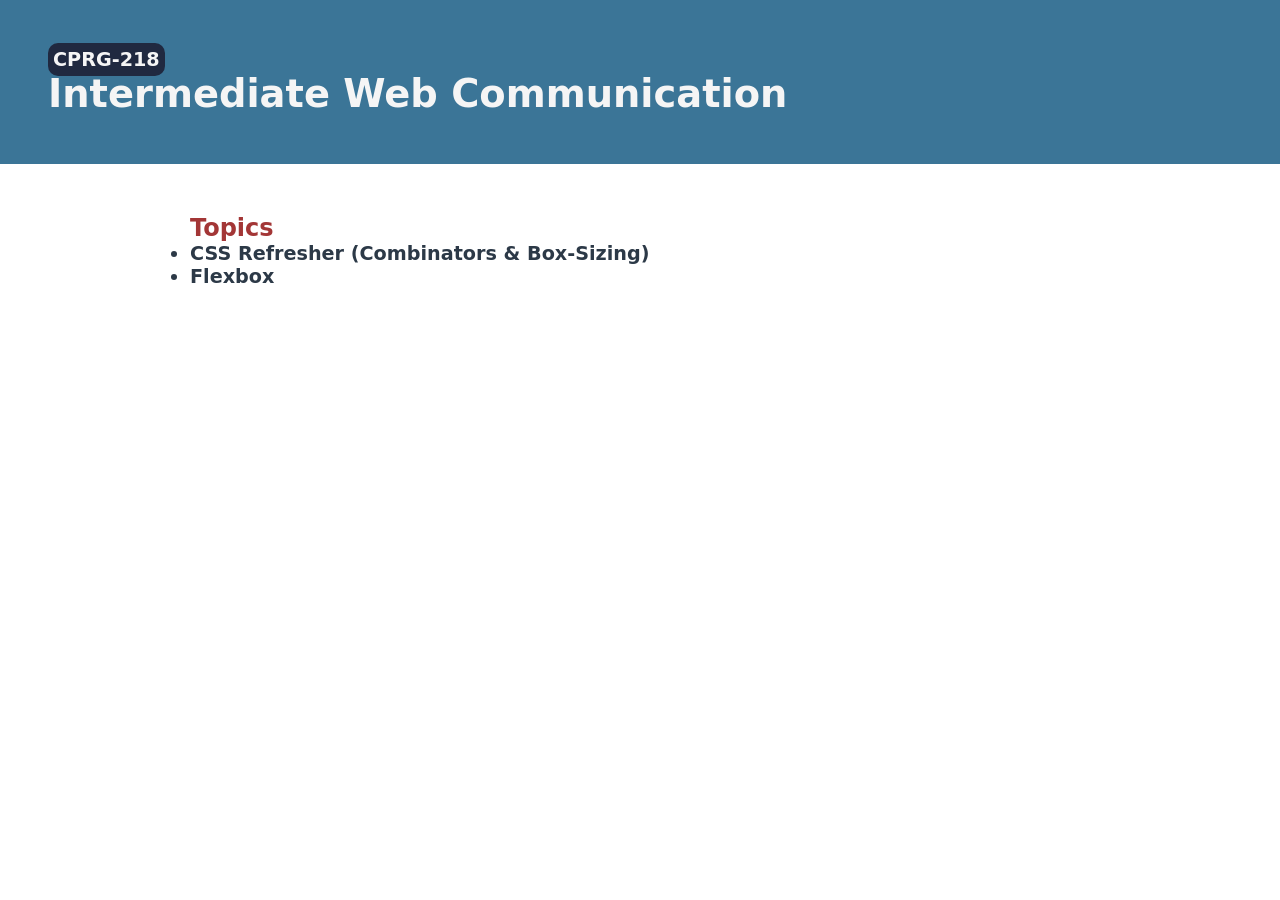
<file: index.html>
<!DOCTYPE html>
<html lang="en">
<head>
    <meta charset="UTF-8">
    <meta name="viewport" content="width=device-width, initial-scale=1.0">
    <title>Intermediate Web Communication</title>
    <link rel="preconnect" href="https://fonts.googleapis.com">
    <link rel="preconnect" href="https://fonts.gstatic.com" crossorigin>
    <link href="https://fonts.googleapis.com/css2?family=Source+Code+Pro:ital,wght@0,200..900;1,200..900&display=swap" rel="stylesheet">
    <link rel="stylesheet" href="css/styles.css">
</head>
<body>
    <header>
        <div>
            <p><span class="badge">CPRG-218</span></p>
        </div>
        <h1>Intermediate Web Communication</h1>
    </header>

    <main>
        <section>
            <ul>
                <p>Topics</p>
                <li><a href="Combinator_BoxSizing/cbs_index.html">CSS Refresher (Combinators &amp; Box-Sizing)</a></li>
                <li><a href="flex box/fb_index.html">Flexbox</a></li>        <!-- TODO: link fb_index.html file in anchor tag -->
            </ul>
        </section>
        
    </main>
</body>
</html>
</file>
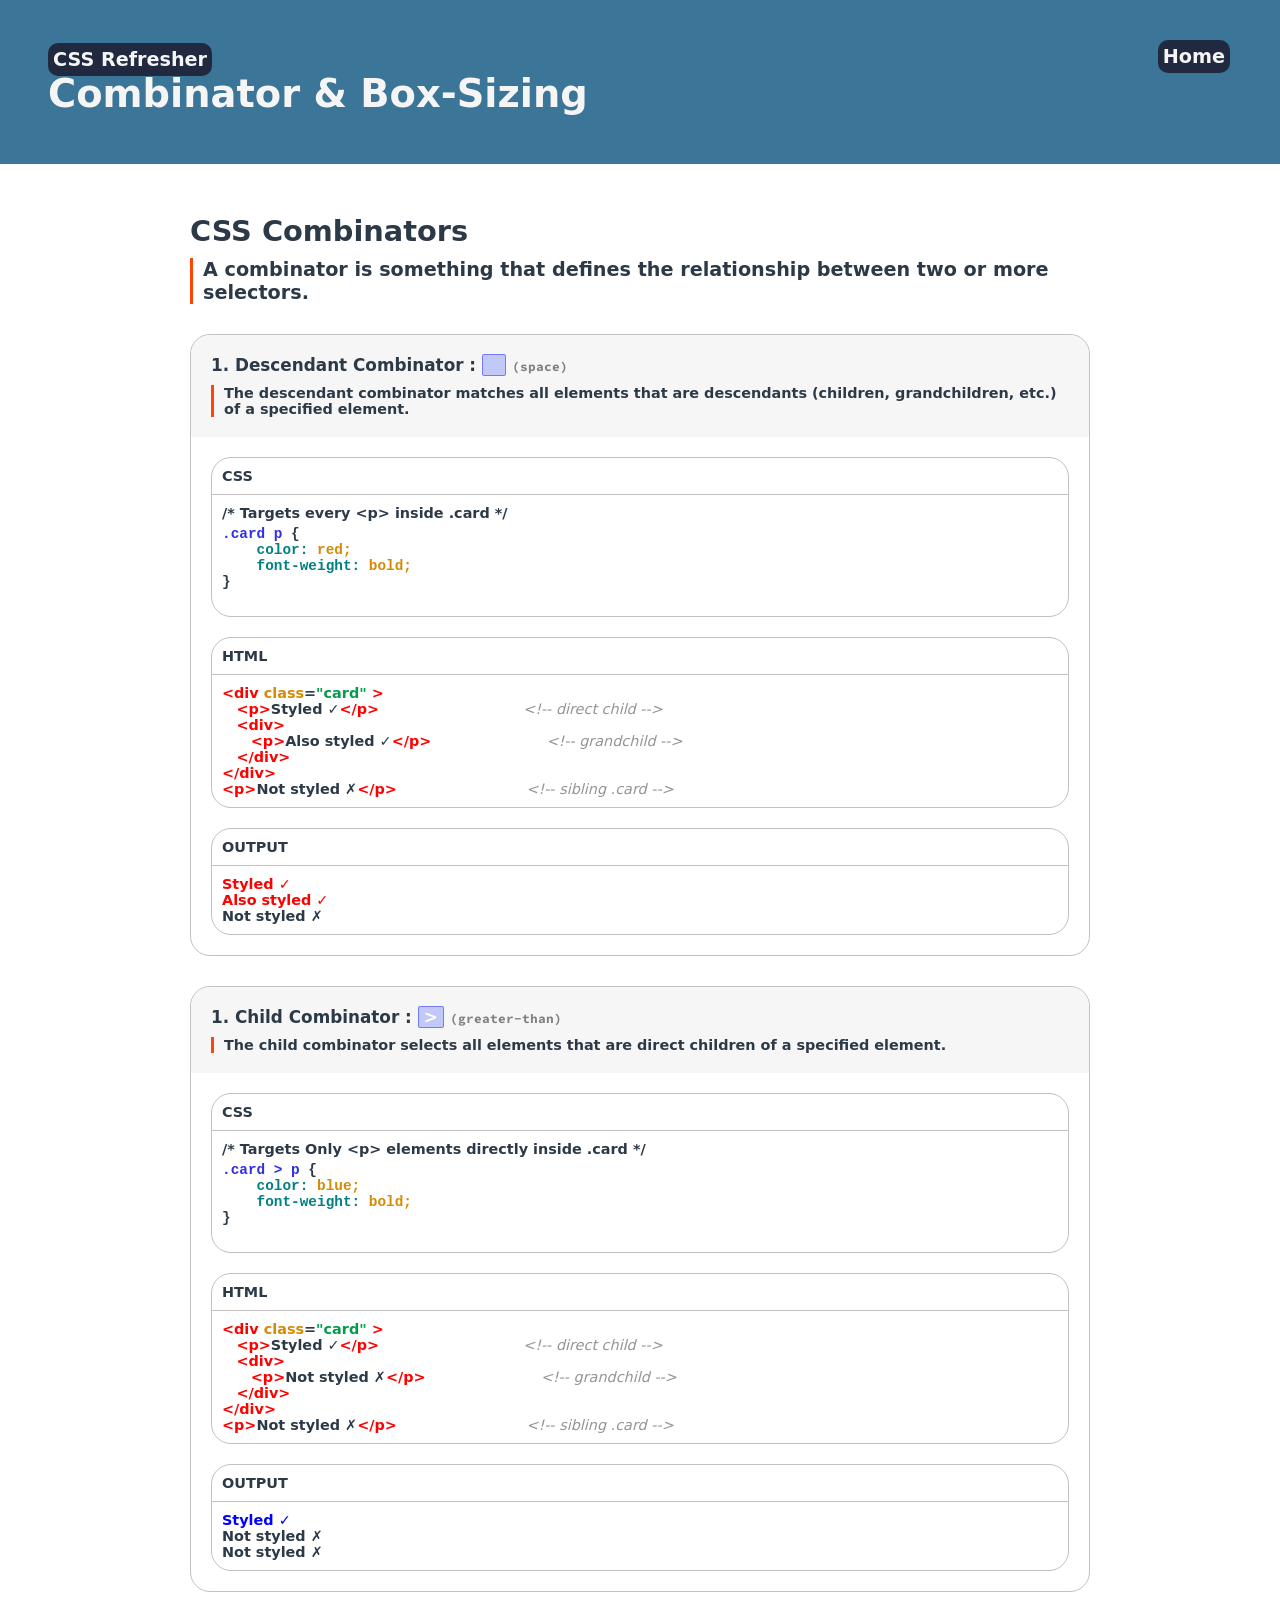
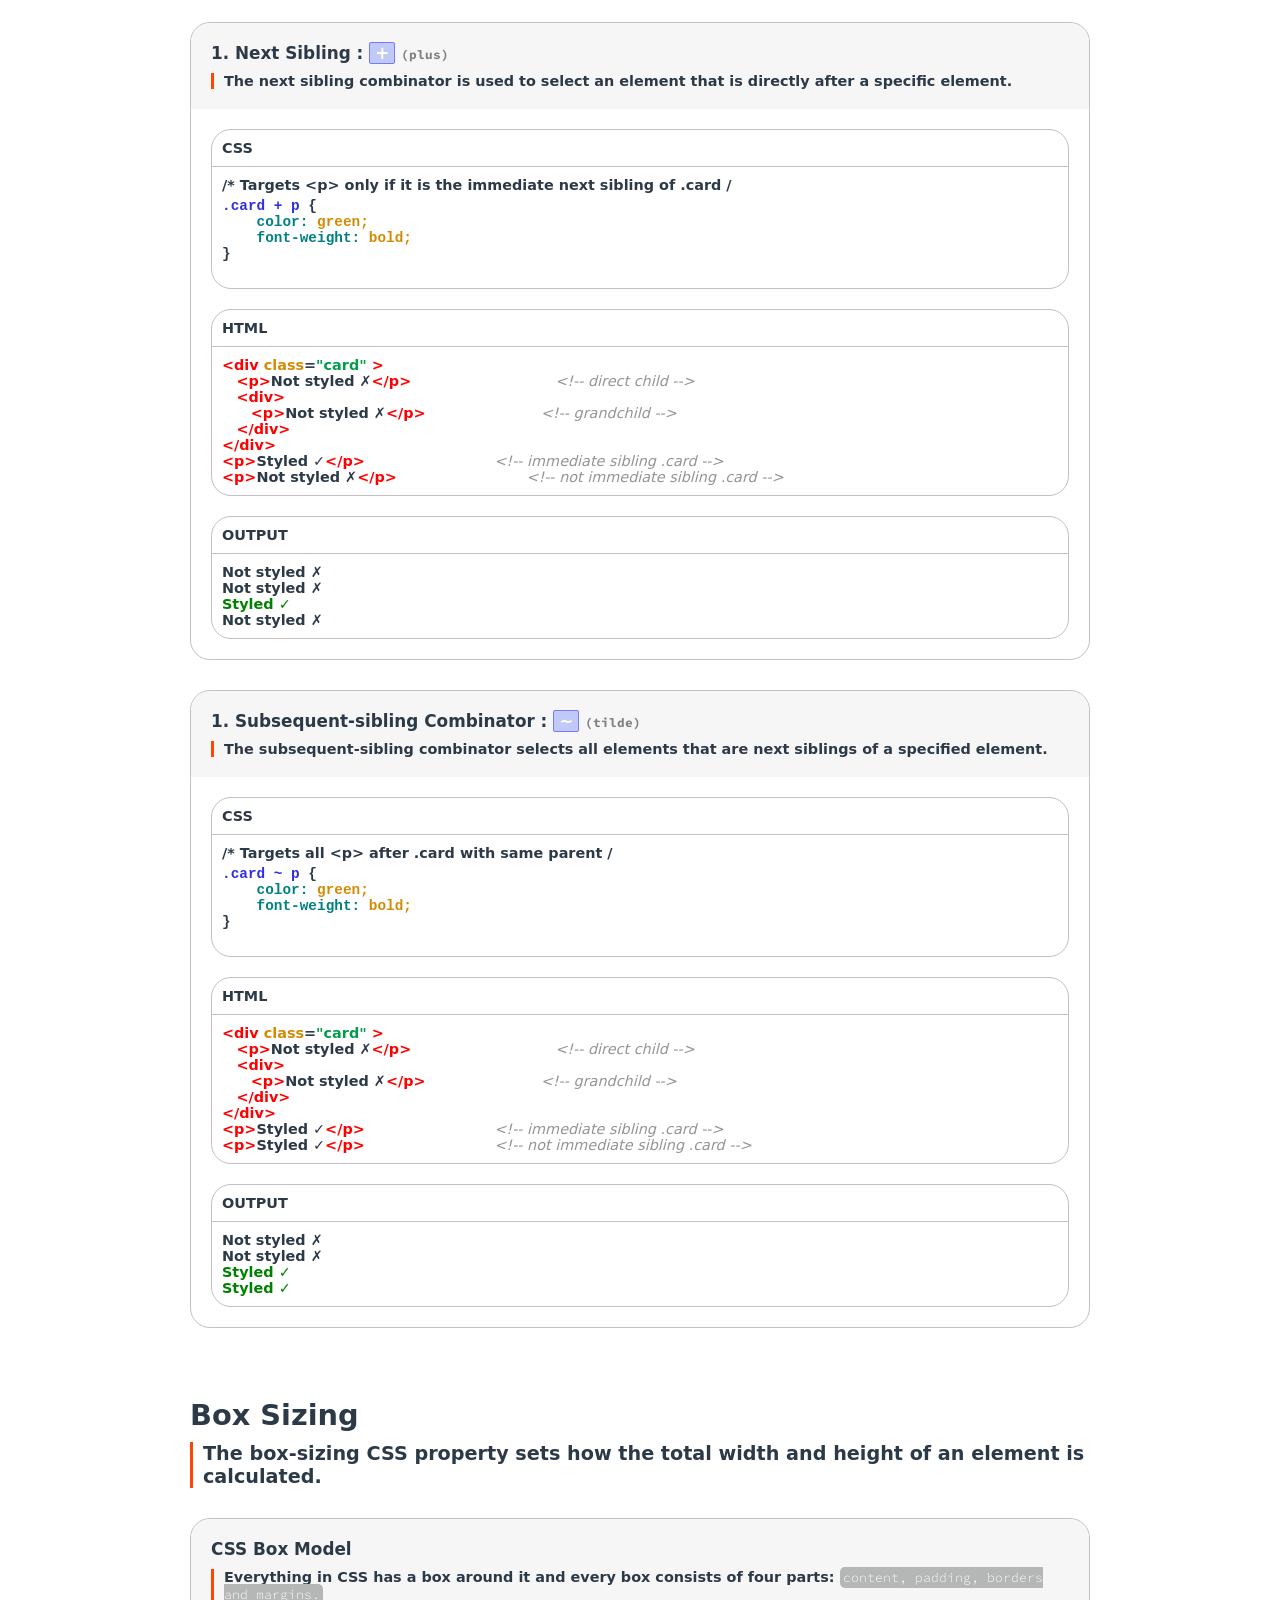
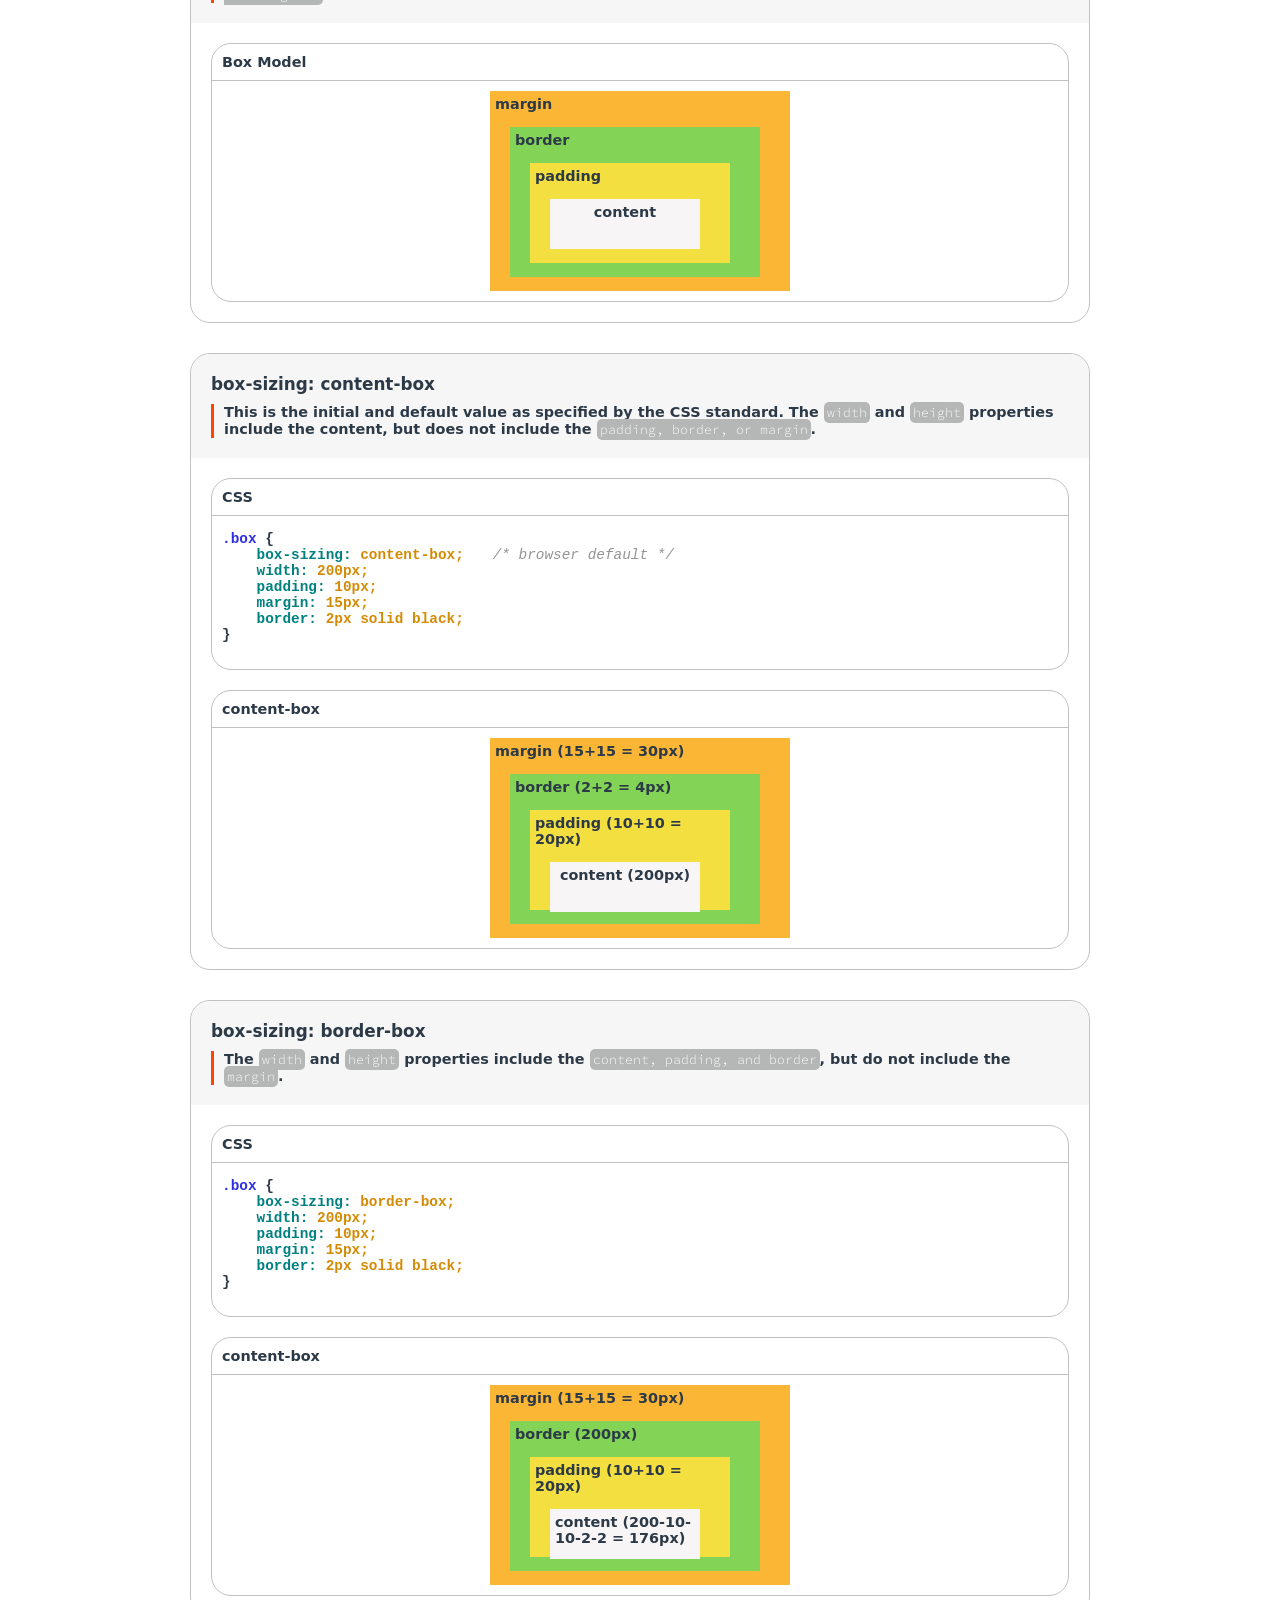
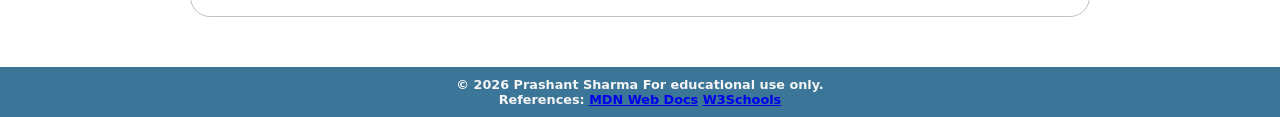
<file: Combinator_BoxSizing/cbs_index.html>
<!DOCTYPE html>
<html lang="en">
<head>
    <meta charset="UTF-8">
    <meta name="viewport" content="width=device-width, initial-scale=1.0">
    <title>CSS-Refresher</title>
    <link rel="preconnect" href="https://fonts.googleapis.com">
    <link rel="preconnect" href="https://fonts.gstatic.com" crossorigin>
    <link href="https://fonts.googleapis.com/css2?family=Source+Code+Pro:ital,wght@0,200..900;1,200..900&display=swap" rel="stylesheet">
    <link rel="stylesheet" href="css/cbs_styles.css">
</head>
<body>
    <header>
        <div>
            <p><span class="badge">CSS Refresher</span></p>
        </div>
        <h1>Combinator &#38; Box-Sizing</h1>
    </header>

    <div>
        <p id="home-btn" class="badge"><a href="../index.html">Home</a></p>
    </div>

    <main>

        <!-- CSS Combinators -->
        <section>
            <div class="section-title">
                <h2>CSS Combinators</h2>
                <p class="define">
                    A combinator is something that defines the relationship between two or more selectors.
                </p>
            </div>

            <!-- Decendant Combinator -->
            <article class="content">
                <div class="article-title">
                    <h3>1. Descendant Combinator : <span class="symbol">&nbsp;&nbsp;</span> <span class="symbol-name">(space)</span></h3>
                    <p class="define">The descendant combinator matches all elements that are descendants (children, grandchildren, etc.) of a specified element.</p>
                </div>
                
                <div class="example">
                    <p class="example-title">
                        CSS
                    </p>
                    <div class="example-code">
                        <p>/* Targets every &lt;p&gt; inside .card */</p>
                        <pre>
<span class="selector">.card p </span>{
    <span class="prop">color:</span> <span class="val">red;</span>
    <span class="prop">font-weight:</span> <span class="val">bold;</span>
}
                        </pre>
                        

                    </div>
                </div>

                <div class="example">
                    <p class="example-title">
                        HTML
                    </p>
                    <div class="example-code">                        
                        </pre><p><span class="element">&lt;div</span> <span class="cl">class</span>=<span class="cl-val">"card"</span> <span class="element">&gt;</span></p>
                        <p>&emsp;<span class="element">&lt;p&gt;</span>Styled  ✓<span class="element">&lt;/p&gt;</span>&emsp;&emsp;&emsp;&emsp;&emsp;&emsp;&emsp;&emsp;&emsp;&emsp;<span class="cmt">&lt;!-- direct child --&gt;</span></p>
                        <p>&emsp;<span class="element">&lt;div&gt;</span></p>
                        <p>&emsp;&emsp;<span class="element">&lt;p&gt;</span>Also styled ✓<span class="element">&lt;/p&gt;</span>&emsp;&emsp;&emsp;&emsp;&emsp;&emsp;&emsp;&emsp;<span class="cmt">&lt;!-- grandchild --&gt;</span></p>
                        <p>&emsp;<span class="element">&lt;/div&gt;</span></p>
                        <p><span class="element">&lt;/div&gt;</span></p>
                        <span class="element">&lt;p&gt;</span>Not styled ✗<span class="element">&lt;/p&gt;</span>&emsp;&emsp;&emsp;&emsp;&emsp;&emsp;&emsp;&emsp;&emsp;<span class="cmt">&lt;!-- sibling .card --&gt;</span>
                        </pre>
                    </div>
                </div>

                <div class="example output">
                    <p class="example-title">
                        OUTPUT
                    </p>
                    <div class="example-code">                        
                        <p style="color: red; font-weight: bold;">Styled  ✓</p>
                        <p style="color: red; font-weight: bold;">Also styled ✓</p>
                        <p>Not styled ✗</p>
                    </div>
                </div>
            </article>
            
            <!-- Child Combinator -->
            <article class="content">
                <div class="article-title">
                    <h3>1. Child Combinator : <span class="symbol">&gt;</span> <span class="symbol-name">(greater-than)</span></h3>
                    <p class="define">The child combinator selects all elements that are direct children of a specified element.</p>
                </div>
                
                <div class="example">
                    <p class="example-title">
                        CSS
                    </p>
                    <div class="example-code">
                        <p>/* Targets Only &lt;p&gt; elements directly inside .card */</p>
                        <pre>
<span class="selector">.card &gt; p</span> {
    <span class="prop">color:</span> <span class="val">blue;</span>
    <span class="prop">font-weight:</span> <span class="val">bold;</span>
}
                        </pre>
                        

                    </div>
                </div>

                <div class="example">
                    <p class="example-title">
                        HTML
                    </p>
                    <div class="example-code">                        
                        </pre><p><span class="element">&lt;div</span> <span class="cl">class</span>=<span class="cl-val">"card"</span> <span class="element">&gt;</span></p>
                        <p>&emsp;<span class="element">&lt;p&gt;</span>Styled  ✓<span class="element">&lt;/p&gt;</span>&emsp;&emsp;&emsp;&emsp;&emsp;&emsp;&emsp;&emsp;&emsp;&emsp;<span class="cmt">&lt;!-- direct child --&gt;</span></p>
                        <p>&emsp;<span class="element">&lt;div&gt;</span></p>
                        
                        <p>&emsp;&emsp;<span class="element">&lt;p&gt;</span>Not styled ✗<span class="element">&lt;/p&gt;</span>&emsp;&emsp;&emsp;&emsp;&emsp;&emsp;&emsp;&emsp;<span class="cmt">&lt;!-- grandchild --&gt;</span></p>
                        <p>&emsp;<span class="element">&lt;/div&gt;</span></p>
                        <p><span class="element">&lt;/div&gt;</span></p>
                        <span class="element">&lt;p&gt;</span>Not styled ✗<span class="element">&lt;/p&gt;</span>&emsp;&emsp;&emsp;&emsp;&emsp;&emsp;&emsp;&emsp;&emsp;<span class="cmt">&lt;!-- sibling .card --&gt;</span>
                        </pre>
                    </div>
                </div>

                <div class="example output">
                    <p class="example-title">
                        OUTPUT
                    </p>
                    <div class="example-code">                        
                        <p style="color: blue; font-weight: bold;">Styled  ✓</p>
                        <p>Not styled ✗</p>
                        <p>Not styled ✗</p>
                    </div>
                </div>
            </article>


            <!-- Next Sibling -->
            <article class="content">
                <div class="article-title">
                    <h3>1. Next Sibling : <span class="symbol">+</span> <span class="symbol-name">(plus)</span></h3>
                    <p class="define">The next sibling combinator is used to select an element that is directly after a specific element.</p>
                </div>
                
                <div class="example">
                    <p class="example-title">
                        CSS
                    </p>
                    <div class="example-code">
                        <p>/* Targets &lt;p&gt; only if it is the immediate next sibling of .card /</p>
                        
                        <pre>
<span class="selector">.card + p</span> {
    <span class="prop">color:</span> <span class="val">green;</span>
    <span class="prop">font-weight:</span> <span class="val">bold;</span>
}
                        </pre>
                        

                    </div>
                </div>

                <div class="example">
                    <p class="example-title">
                        HTML
                    </p>
                    <div class="example-code">                        
                        </pre><p><span class="element">&lt;div</span> <span class="cl">class</span>=<span class="cl-val">"card"</span> <span class="element">&gt;</span></p>
                        <p>&emsp;<span class="element">&lt;p&gt;</span>Not styled ✗<span class="element">&lt;/p&gt;</span>&emsp;&emsp;&emsp;&emsp;&emsp;&emsp;&emsp;&emsp;&emsp;&emsp;<span class="cmt">&lt;!-- direct child --&gt;</span></p>
                        <p>&emsp;<span class="element">&lt;div&gt;</span></p>
                        
                        <p>&emsp;&emsp;<span class="element">&lt;p&gt;</span>Not styled ✗<span class="element">&lt;/p&gt;</span>&emsp;&emsp;&emsp;&emsp;&emsp;&emsp;&emsp;&emsp;<span class="cmt">&lt;!-- grandchild --&gt;</span></p>
                        <p>&emsp;<span class="element">&lt;/div&gt;</span></p>
                        <p><span class="element">&lt;/div&gt;</span></p>
                        <p><span class="element">&lt;p&gt;</span>Styled  ✓<span class="element">&lt;/p&gt;</span>&emsp;&emsp;&emsp;&emsp;&emsp;&emsp;&emsp;&emsp;&emsp;<span class="cmt">&lt;!-- immediate sibling .card --&gt;</span></p>
                        <p><span class="element">&lt;p&gt;</span>Not styled ✗<span class="element">&lt;/p&gt;</span>&emsp;&emsp;&emsp;&emsp;&emsp;&emsp;&emsp;&emsp;&emsp;<span class="cmt">&lt;!-- not immediate sibling .card --&gt;</span></p>
                        </pre>
                    </div>
                </div>

                <div class="example output">
                    <p class="example-title">
                        OUTPUT
                    </p>
                    <div class="example-code">                        
                        <p>Not styled ✗</p>
                        <p>Not styled ✗</p>
                        <p style="color: green; font-weight: bold;">Styled  ✓</p>
                        <p>Not styled ✗</p>
                    </div>
                </div>
            </article>


            <!-- Subsequent Sibling -->
            <article class="content">
                <div class="article-title">
                    <h3>1. Subsequent-sibling Combinator : <span class="symbol">&#126;</span> <span class="symbol-name">(tilde)</span></h3>
                    <p class="define">The subsequent-sibling combinator selects all elements that are next siblings of a specified element.</p>
                </div>
                
                <div class="example">
                    <p class="example-title">
                        CSS
                    </p>
                    <div class="example-code">
                        <p>/* Targets all &lt;p&gt; after .card with same parent /</p>
                        
                        <pre>
<span class="selector">.card &#126; p</span> {
    <span class="prop">color:</span> <span class="val">green;</span>
    <span class="prop">font-weight:</span> <span class="val">bold;</span>
}
                        </pre>
                        

                    </div>
                </div>

                <div class="example">
                    <p class="example-title">
                        HTML
                    </p>
                    <div class="example-code">                        
                        </pre><p><span class="element">&lt;div</span> <span class="cl">class</span>=<span class="cl-val">"card"</span> <span class="element">&gt;</span></p>
                        <p>&emsp;<span class="element">&lt;p&gt;</span>Not styled ✗<span class="element">&lt;/p&gt;</span>&emsp;&emsp;&emsp;&emsp;&emsp;&emsp;&emsp;&emsp;&emsp;&emsp;<span class="cmt">&lt;!-- direct child --&gt;</span></p>
                        <p>&emsp;<span class="element">&lt;div&gt;</span></p>
                        
                        <p>&emsp;&emsp;<span class="element">&lt;p&gt;</span>Not styled ✗<span class="element">&lt;/p&gt;</span>&emsp;&emsp;&emsp;&emsp;&emsp;&emsp;&emsp;&emsp;<span class="cmt">&lt;!-- grandchild --&gt;</span></p>
                        <p>&emsp;<span class="element">&lt;/div&gt;</span></p>
                        <p><span class="element">&lt;/div&gt;</span></p>
                        <p><span class="element">&lt;p&gt;</span>Styled  ✓<span class="element">&lt;/p&gt;</span>&emsp;&emsp;&emsp;&emsp;&emsp;&emsp;&emsp;&emsp;&emsp;<span class="cmt">&lt;!-- immediate sibling .card --&gt;</span></p>
                        <p><span class="element">&lt;p&gt;</span>Styled  ✓<span class="element">&lt;/p&gt;</span>&emsp;&emsp;&emsp;&emsp;&emsp;&emsp;&emsp;&emsp;&emsp;<span class="cmt">&lt;!-- not immediate sibling .card --&gt;</span></p>
                        </pre>
                    </div>
                </div>

                <div class="example output">
                    <p class="example-title">
                        OUTPUT
                    </p>
                    <div class="example-code">                        
                        <p>Not styled ✗</p>
                        <p>Not styled ✗</p>
                        <p style="color: green; font-weight: bold;">Styled  ✓</p>
                        <p style="color: green; font-weight: bold;">Styled  ✓</p>
                    </div>
                </div>
            </article>
        </section>

        <!-- Box Sizing -->
         <section>
            <div class="section-title">
                <h2>Box Sizing</h2>
                <p class="define">
                    The box-sizing CSS property sets how the total width and height of an element is calculated.
                </p>
            </div>

            <!-- Box Model -->
            <article class="content">
                <div class="article-title">
                    <h3>CSS Box Model</h3>
                    <p class="define">Everything in CSS has a box around it and every box consists of four parts: <span class="code">content, padding, borders and margins.</span></p>
                </div>

                <div class="example">
                    <p class="example-title">
                        Box Model
                    </p>
                    <div class="example-code">
                        <div style="width: fit-content; margin: auto;">
                            <div style="background-color: rgb(251, 182, 54); width: 300px; height: 200px; padding: 5px ;z-index: 0;">
                                <p>margin</p>
                                <div style="background-color: rgb(130, 211, 86); width: 250px; padding: 5px; height: 150px; margin: 15px; z-index: 10">
                                    <p>border</p>
                                    <div style="background-color: rgb(244, 223, 65); width: 200px; padding: 5px; height: 100px; margin: 15px; z-index: 20">
                                        <p>padding</p>
                                        <div style="background-color: rgb(247, 245, 245); width: 150px; padding: 5px; height: 50px; margin: 15px; z-index: 30">
                                            <p style="width: fit-content; margin: auto;">content</p>
                                        </div>
                                    </div>
                                </div>
                            </div>
                        </div>
                        
                    </div>
                </div>
            </article>


            <!-- Box Sizing: Content Box -->
            <article class="content">
                <div class="article-title">
                    <h3>box-sizing: content-box</h3>
                    <p class="define">This is the initial and default value as specified by the CSS standard. The <span class="code">width</span> and <span class="code">height</span> properties include the content, but does not include the <span class="code">padding, border, or margin</span>.</span></p>
                </div>

                <div class="example">
                    <p class="example-title">
                        CSS
                    </p>
                    <div class="example-code">
                        <pre>
<span class="selector">.box</span> {
    <span class="prop">box-sizing:</span> <span class="val">content-box;</span>&emsp;&emsp;<span class="cmt">/* browser default */</span>
    <span class="prop">width:</span> <span class="val">200px;</span>
    <span class="prop">padding:</span> <span class="val">10px;</span>
    <span class="prop">margin:</span> <span class="val">15px;</span>
    <span class="prop">border:</span> <span class="val">2px solid black;</span>
}
                        </pre>
                        

                    </div>
                </div>

                <div class="example">
                    <p class="example-title">
                        content-box
                    </p>
                    <div class="example-code">
                        <div style="width: fit-content; margin: auto;">
                            <div style="background-color: rgb(251, 182, 54); width: 300px; height: 200px; padding: 5px ;z-index: 0;">
                                <p>margin (15+15 = 30px)</p>
                                <div style="background-color: rgb(130, 211, 86); width: 250px; padding: 5px; height: 150px; margin: 15px; z-index: 10">
                                    <p>border (2+2 = 4px)</p>
                                    <div style="background-color: rgb(244, 223, 65); width: 200px; padding: 5px; height: 100px; margin: 15px; z-index: 20">
                                        <p>padding (10+10 = 20px)</p>
                                        <div style="background-color: rgb(247, 245, 245); width: 150px; padding: 5px; height: 50px; margin: 15px; z-index: 30">
                                            <p style="width: fit-content; margin: auto;">content (200px)</span></p>
                                        </div>
                                    </div>
                                </div>
                            </div>
                        </div>
                        
                    </div>
                </div>
            </article>


            <!-- Box Sizing: Border Box -->
            <article class="content">
                <div class="article-title">
                    <h3>box-sizing: border-box</h3>
                    <p class="define">The <span class="code">width</span> and <span class="code">height</span> properties include the <span class="code">content, padding, and border</span>, but do not include the <span class="code">margin</span>.</p>
                </div>

                <div class="example">
                    <p class="example-title">
                        CSS
                    </p>
                    <div class="example-code">
                        <pre>
<span class="selector">.box</span> {
    <span class="prop">box-sizing:</span> <span class="val">border-box;</span></span>
    <span class="prop">width:</span> <span class="val">200px;</span>
    <span class="prop">padding:</span> <span class="val">10px;</span>
    <span class="prop">margin:</span> <span class="val">15px;</span>
    <span class="prop">border:</span> <span class="val">2px solid black;</span>
}
                        </pre>
                        

                    </div>
                </div>
                
                <div class="example">
                    <p class="example-title">
                        content-box
                    </p>
                    <div class="example-code">
                        <div style="width: fit-content; margin: auto;">
                            <div style="background-color: rgb(251, 182, 54); width: 300px; height: 200px; padding: 5px ;z-index: 0;">
                                <p>margin (15+15 = 30px)</p>
                                <div style="background-color: rgb(130, 211, 86); width: 250px; padding: 5px; height: 150px; margin: 15px; z-index: 10">
                                    <p>border (200px)</p>
                                    <div style="background-color: rgb(244, 223, 65); width: 200px; padding: 5px; height: 100px; margin: 15px; z-index: 20">
                                        <p>padding (10+10 = 20px)</p>
                                        <div style="background-color: rgb(247, 245, 245); width: 150px; padding: 5px; height: 50px; margin: 15px; z-index: 30">
                                            <p style="width: fit-content; margin: auto;">content (200-10-10-2-2 = 176px)</span></p>
                                        </div>
                                    </div>
                                </div>
                            </div>
                        </div>
                        
                    </div>
                </div>
            </article>
         </section>
    </main>

    <footer>
        <p>&copy; 2026 Prashant Sharma For educational use only.</p>
        <nav class="footer-links">
            <span>References:</span>
            <a href="https://developer.mozilla.org" target="_blank" rel="noopener">MDN Web Docs</a>
            <a href="https://www.w3schools.com" target="_blank" rel="noopener">W3Schools</a>
        </nav>
    </footer>
</body>
</html>
</file>
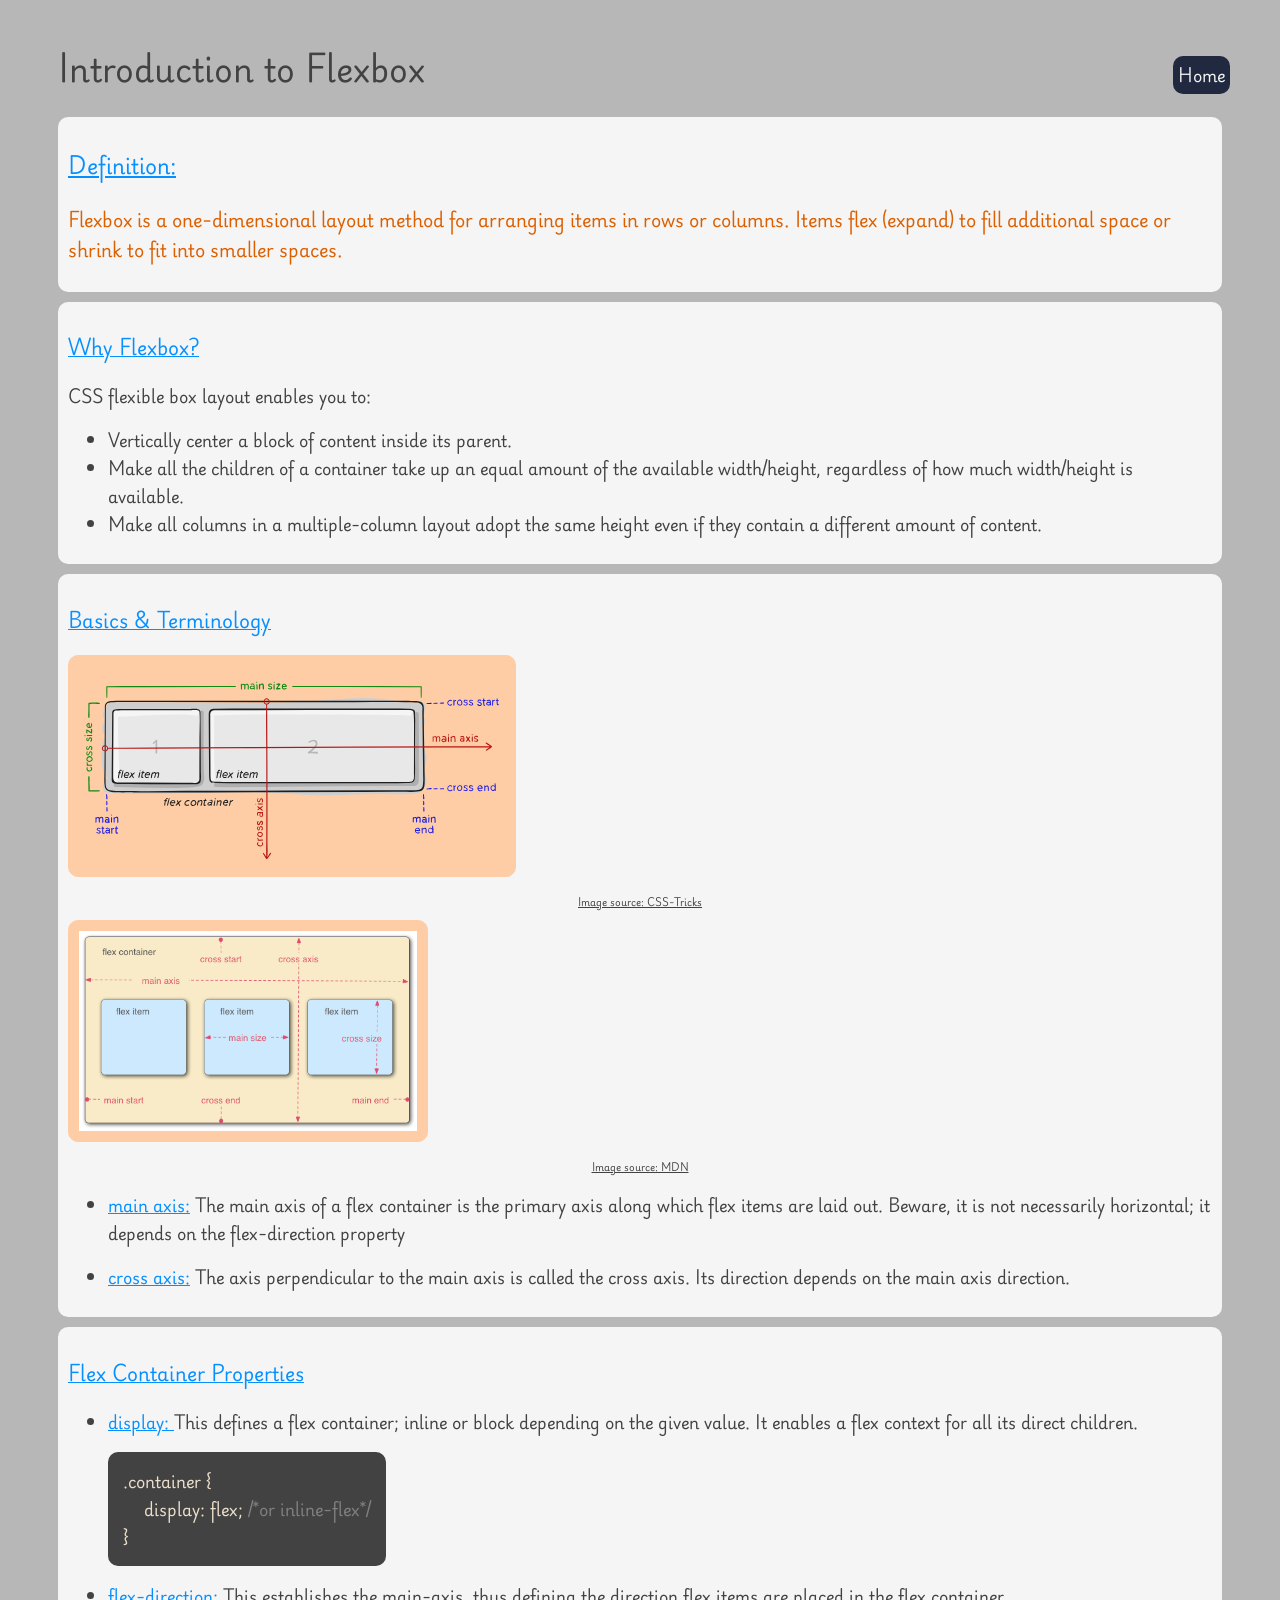
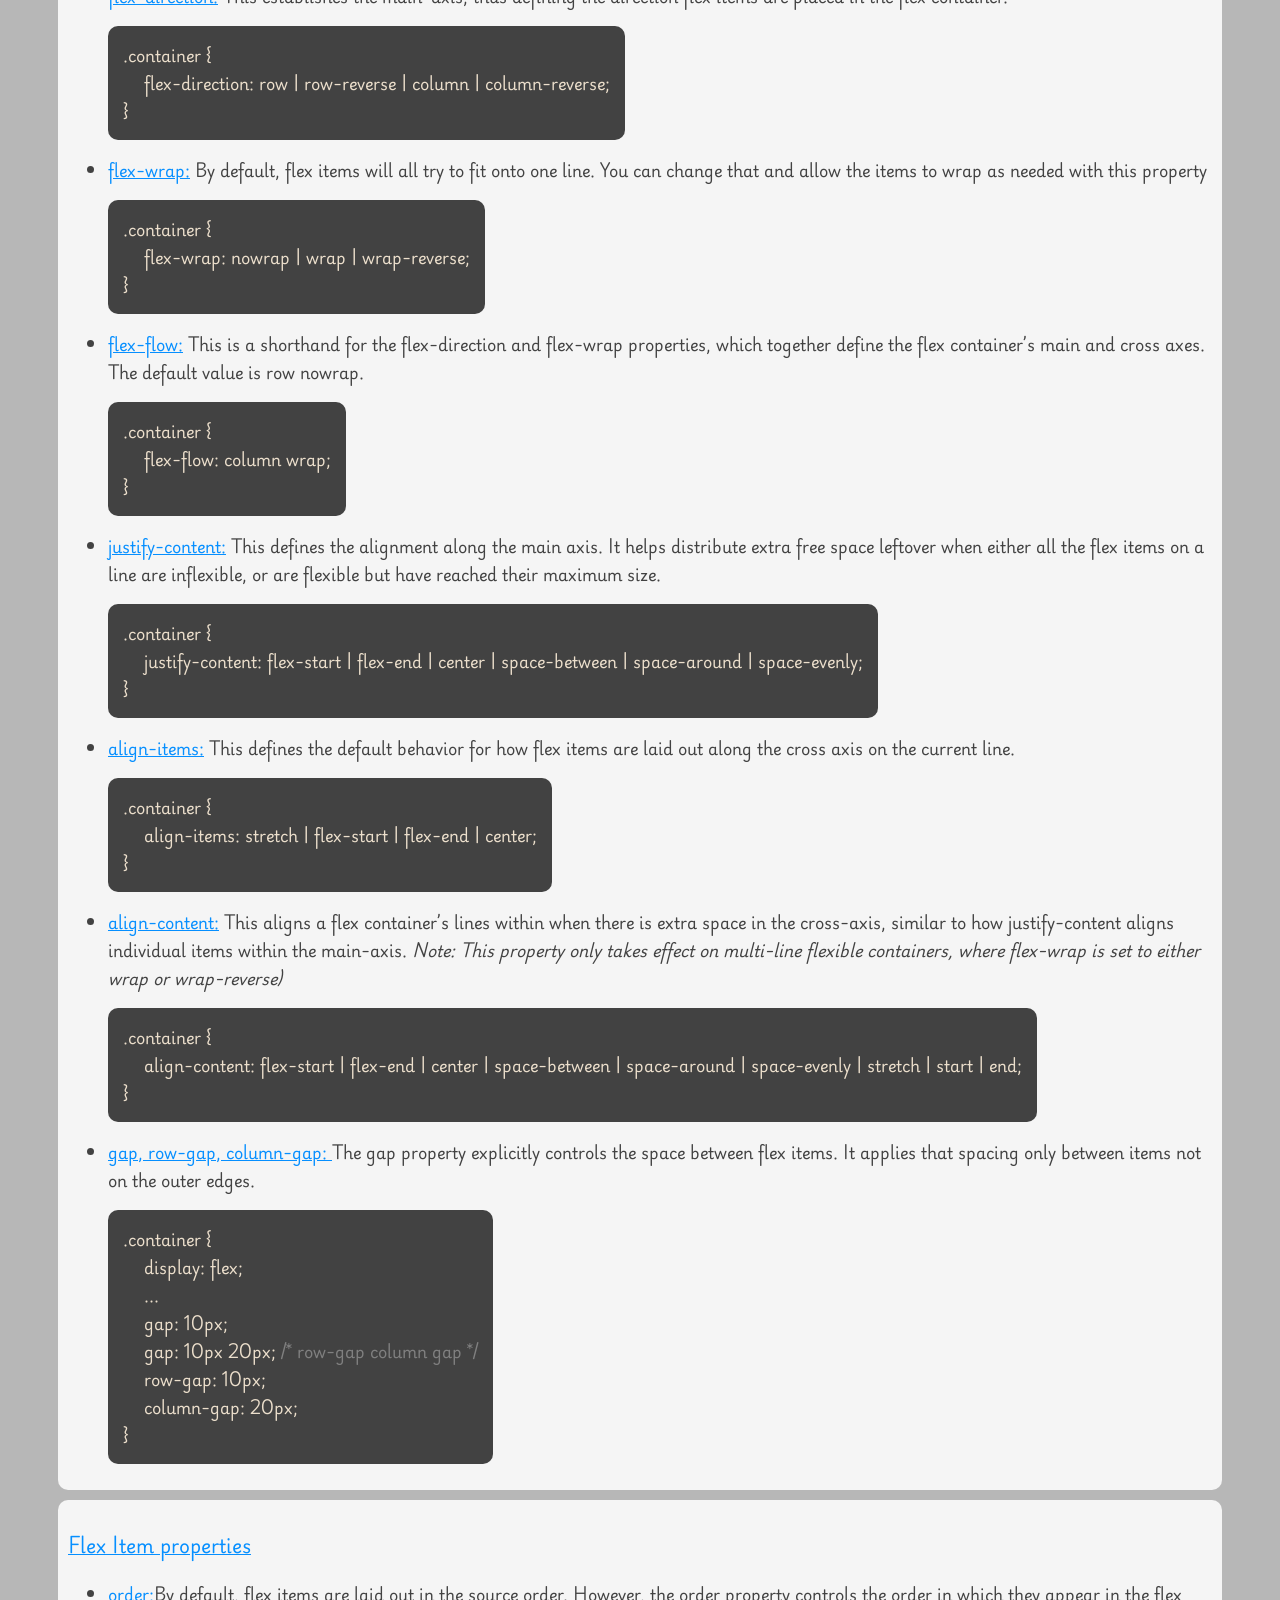
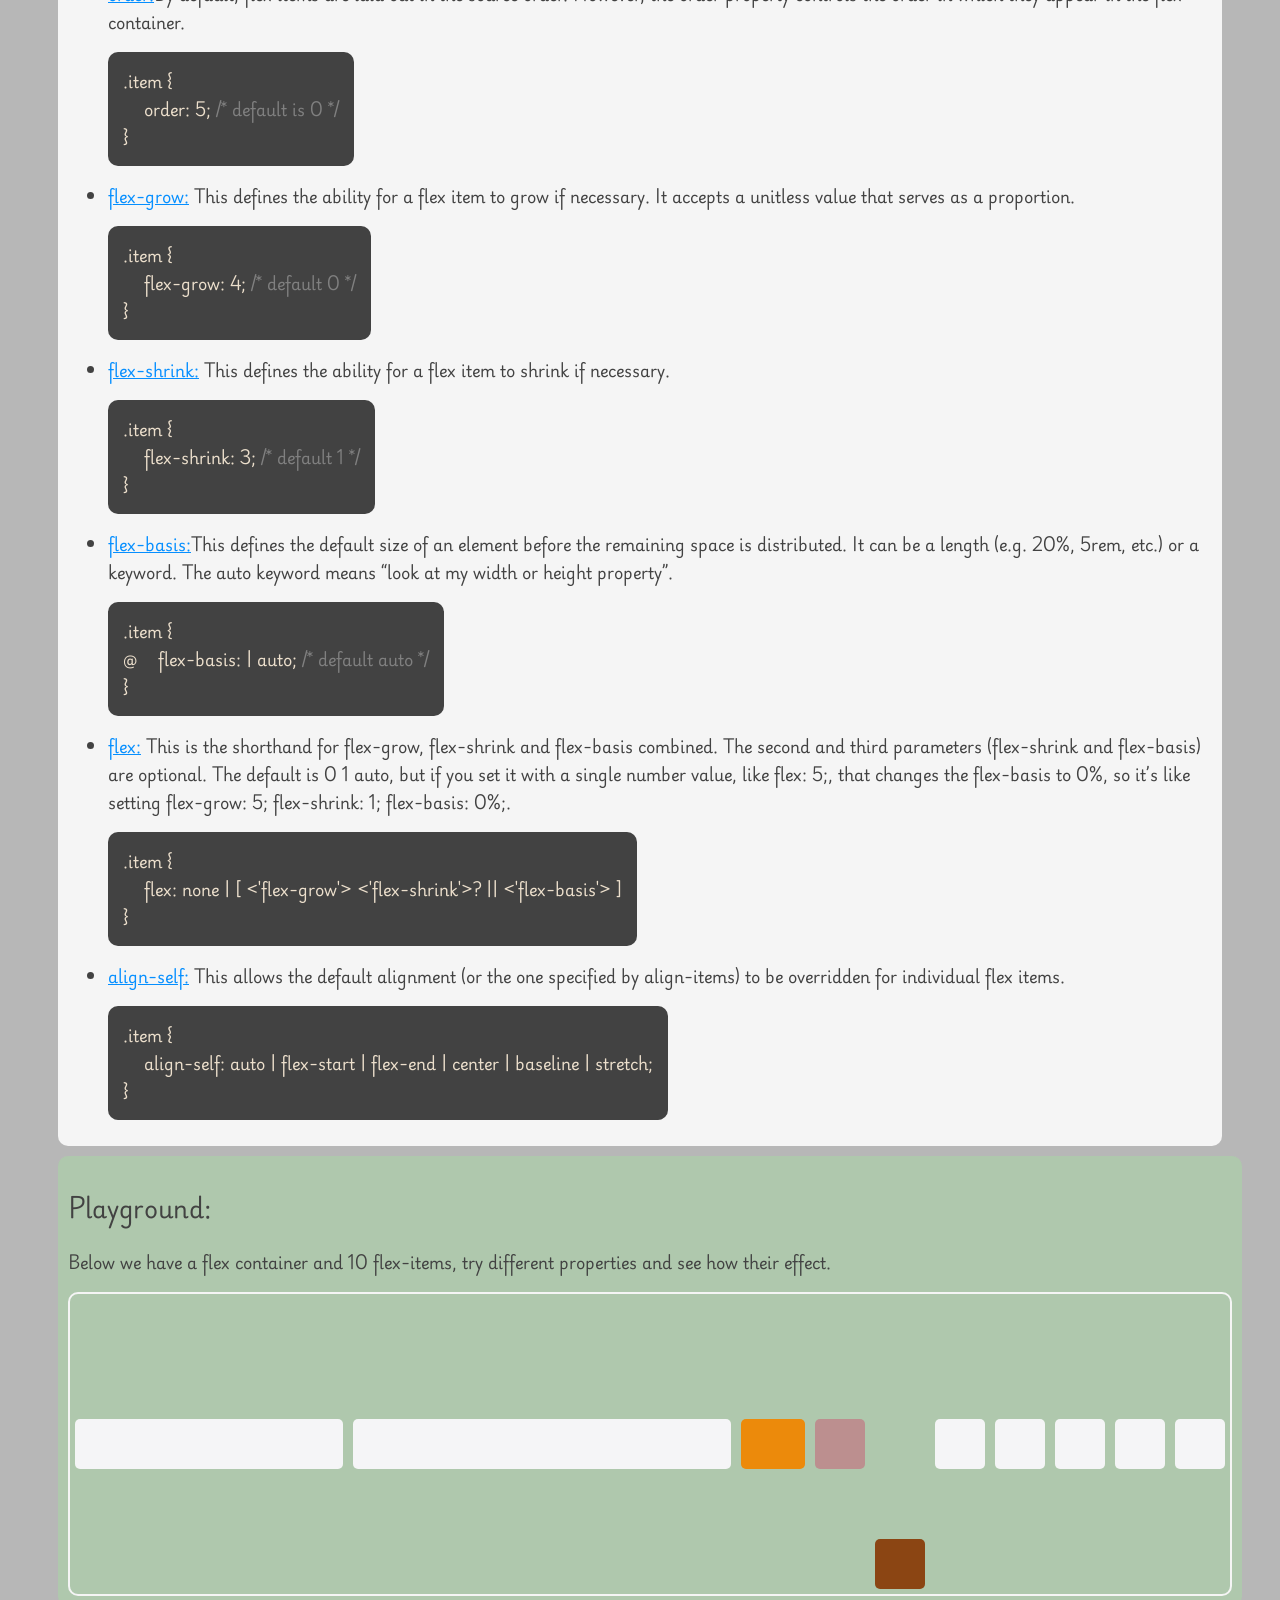
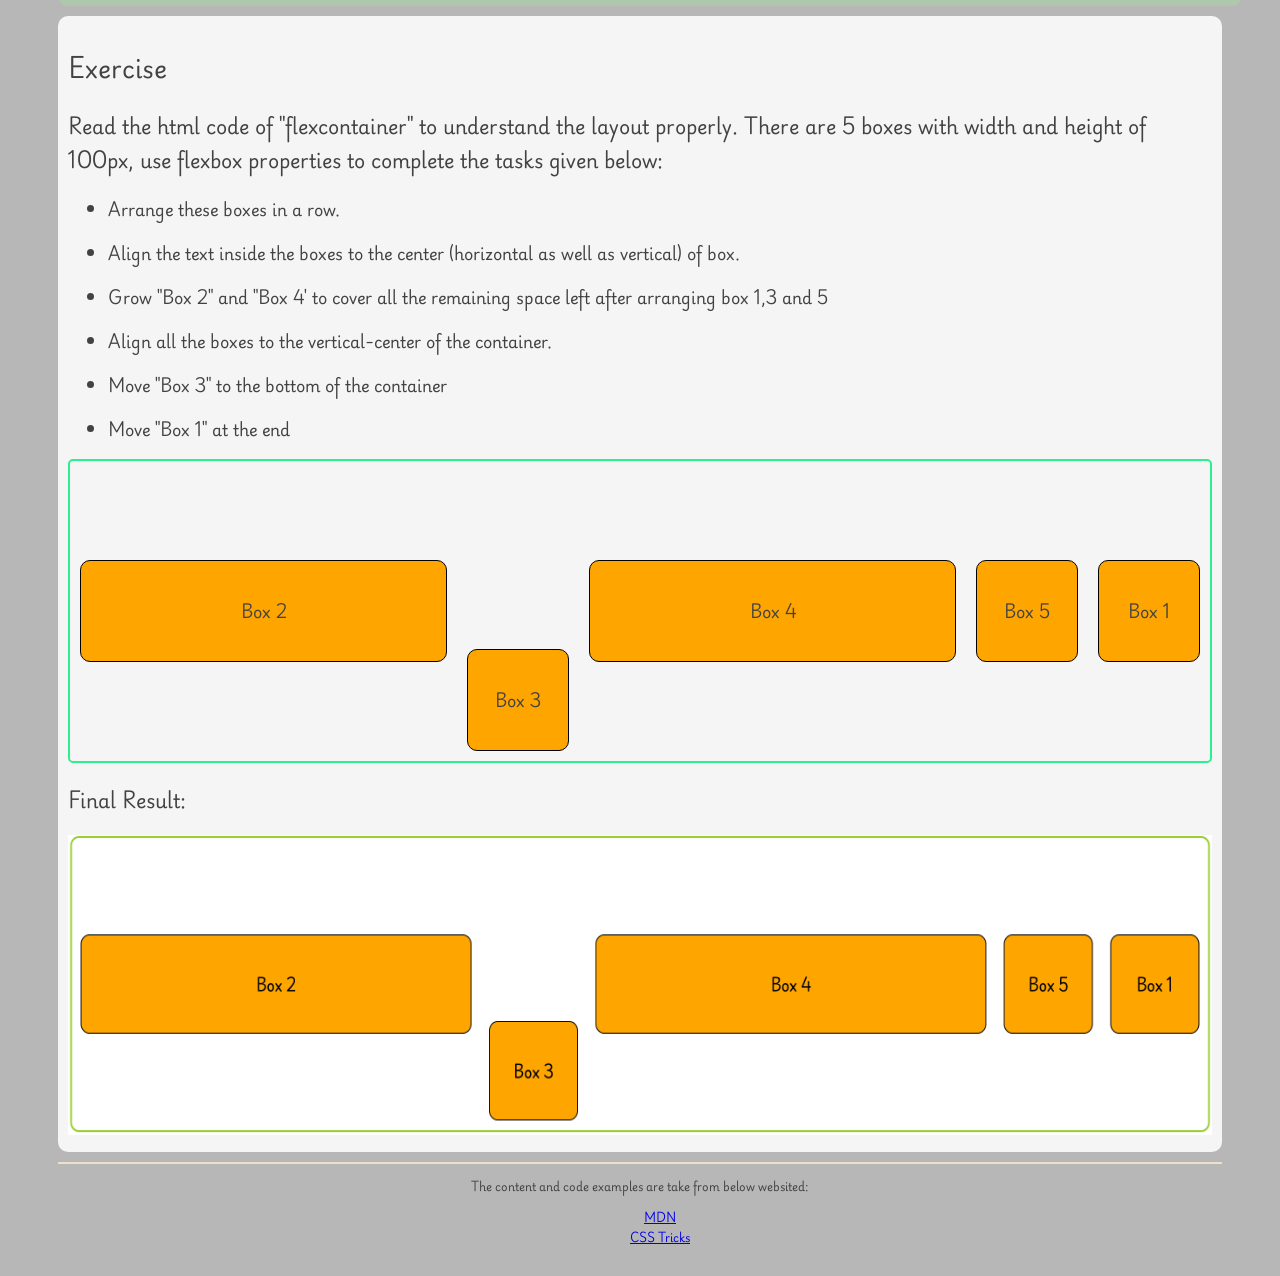
<file: flex box/fb_index.html>
<!DOCTYPE html>
<html lang="en">
<head>
    <meta charset="UTF-8">
    <meta name="viewport" content="width=device-width, initial-scale=1.0">
    <link rel="preconnect" href="https://fonts.googleapis.com">
    <link rel="preconnect" href="https://fonts.gstatic.com" crossorigin>
    <link href="https://fonts.googleapis.com/css2?family=Playwrite+DE+Grund:wght@100..400&display=swap" rel="stylesheet">
     <link rel="stylesheet" href="css/fb_styles.css">
    <!-- TODO - link the fb_styles.css file -->
    <title>Flexbox</title>
</head>
<body>
    <header>
        <h1>Introduction to Flexbox</h1>
    </header>

    <div>
        <p id="home-btn" class="badge"><a href="../index.html">Home</a></p>
    </div>

    <section id="definition">
        <h3>Definition:</h3>
        <p>
            Flexbox is a one-dimensional layout method for arranging items in rows or columns. 
            Items flex (expand) to fill additional space or shrink to fit into smaller spaces. 
        </p>
    </section>

    <section>
        <h3>Why Flexbox?</h3>
        <p>
            CSS flexible box layout enables you to:
        </p>
        <ul>
            <li>Vertically center a block of content inside its parent.</li>
            <li>Make all the children of a container take up an equal amount of the available width/height, regardless of how much width/height is available.</li>
            <li>Make all columns in a multiple-column layout adopt the same height even if they contain a different amount of content.</li>
        </ul>
    </section>

    <section>
        <h3>Basics & Terminology</h3>

        <div id="imgContainer">
            <div>
                <img class="basicTerms" src="images/flex-basic-terminology.svg" alt="flexbox terminology">
                <p class="caption">Image source: CSS-Tricks</p>
            </div>

            <div>
                <img class="basicTerms" src="images/flex_terms.png" alt="flexbox terminology">
                <p class="caption">Image source: MDN</p>
            </div>
        
        </div>
        

        <ul>
            <li>
                <p>
                    <b>main axis:</b> The main axis of a flex container is the primary axis along which flex items are laid out. Beware, it is not necessarily horizontal; it depends on the flex-direction property
                </p>
            </li>
            <li>
                <p>
                    <b>cross axis:</b> The axis perpendicular to the main axis is called the cross axis. Its direction depends on the main axis direction.
                </p>
            </li>
        </ul>
    </section>


    <section>
        <h3>Flex Container Properties</h3>
        <ul>
            <li>
                <p>
                    <b>display: </b>This defines a flex container; inline or block depending on the given value. It enables a flex context for all its direct children.
                </p>

                <p class="code-example">
                    .container { <br>
                        &emsp; display: flex; <span class="comment"> /*or inline-flex*/</span> <br>
                    } <br>
                </p>
            </li>

            <li>
                <p>
                    <b>flex-direction:</b> This establishes the main-axis, thus defining the direction flex items are placed in the flex container.
                </p>

                <p class="code-example">
                    .container { <br>
                        &emsp; flex-direction: row | row-reverse | column | column-reverse; <br>
                      } <br>
                </p>
            </li>

            <li>
                <p>
                    <b>flex-wrap:</b> By default, flex items will all try to fit onto one line. You can change that and allow the items to wrap as needed with this property
                </p>

                <p class="code-example">
                    .container { <br>
                        &emsp; flex-wrap: nowrap | wrap | wrap-reverse; <br>
                      } <br>
                </p>
            </li>

            <li>
                <p>
                    <b>flex-flow:</b> This is a shorthand for the flex-direction and flex-wrap properties, which together define the flex container’s main and cross axes. The default value is row nowrap.
                </p>

                <p class="code-example">
                    .container { <br>
                        &emsp; flex-flow: column wrap; <br>
                      } <br>
                </p>
            </li>

            <li>
                <p>
                    <b>justify-content:</b> This defines the alignment along the main axis. It helps distribute extra free space leftover when either all the flex items on a line are inflexible, or are flexible but have reached their maximum size.
                </p>

                <p class="code-example">
                    .container { <br>
                        &emsp; justify-content: flex-start | flex-end | center | space-between | space-around | space-evenly; <br>
                      } <br>
                </p>
            </li>

            <li>
                <p>
                    <b>align-items:</b> This defines the default behavior for how flex items are laid out along the cross axis on the current line.
                </p>

                <p class="code-example">
                    .container { <br>
                        &emsp; align-items: stretch | flex-start | flex-end | center; <br>
                      } <br>
                </p>
            </li>

            <li>
                <p>
                    <b>align-content:</b> This aligns a flex container’s lines within when there is extra space in the cross-axis, similar to how justify-content aligns individual items within the main-axis.
                    <i>Note: This property only takes effect on multi-line flexible containers, where flex-wrap is set to either wrap or wrap-reverse)</i>
                </p>
                <p class="code-example">
                    .container { <br>
                        &emsp; align-content: flex-start | flex-end | center | space-between | space-around | space-evenly | stretch | start | end; <br>
                      } <br>
                </p>
            </li>
            <li>
                <p>
                    <b>gap, row-gap, column-gap: </b>The gap property explicitly controls the space between flex items. It applies that spacing only between items not on the outer edges.
                </p>

                <p class="code-example">
                    .container { <br>
                        &emsp; display: flex; <br>
                        &emsp; ... <br>
                        &emsp; gap: 10px; <br>
                        &emsp; gap: 10px 20px; <span class="comment">/* row-gap column gap */</span> <br>
                        &emsp; row-gap: 10px; <br>
                        &emsp; column-gap: 20px; <br>
                      }
                </p>
            </li>
        </ul>
    </section>


    <section>
        <h3>Flex Item properties</h3>
        <ul>
            <li>
                <p>
                    <b>order:</b>By default, flex items are laid out in the source order. However, the order property controls the order in which they appear in the flex container.
                </p>
                <p class="code-example">
                    .item { <br>
                        &emsp; order: 5; <span class="comment">/* default is 0 */</span> <br>
                      } <br>
                </p>
            </li>

            <li>
                <p>
                    <b>flex-grow:</b> This defines the ability for a flex item to grow if necessary. It accepts a unitless value that serves as a proportion.
                </p>

                <p class="code-example">
                    .item { <br>
                       &emsp; flex-grow: 4; <span class="comment">/* default 0 */</span> <br>
                      } <br>
                </p>
            </li>

            <li>
                <p>
                    <b>flex-shrink:</b> This defines the ability for a flex item to shrink if necessary.
                </p>

                <p class="code-example">
                    .item { <br>
                      &emsp;  flex-shrink: 3; <span class="comment">/* default 1 */</span> <br>
                      } <br>
                </p>
            </li>

            <li>
                <p>
                    <b>flex-basis:</b>This defines the default size of an element before the remaining space is distributed.
                    It can be a length (e.g. 20%, 5rem, etc.) or a keyword. The auto keyword means “look at my width or height property”.
                </p>

                <p class="code-example">
                    .item { <br>
                       @&emsp; flex-basis:  | auto; <span class="comment">/* default auto */</span> <br>
                      } <br>
                </p>
            </li>

            <li>
                <p>
                    <b>flex:</b> This is the shorthand for flex-grow, flex-shrink and flex-basis combined. The second and third parameters (flex-shrink and flex-basis) are optional. 
                    The default is 0 1 auto, but if you set it with a single number value, like flex: 5;, that changes the flex-basis to 0%, so it’s like setting flex-grow: 5; flex-shrink: 1; flex-basis: 0%;.
                </p>

                <p class="code-example">
                    .item { <br>
                       &emsp; flex: none | [ <'flex-grow'> <'flex-shrink'>? || <'flex-basis'> ] <br>
                      } <br>
                </p>
            </li>

            <li>
                <p>
                    <b>align-self:</b> This allows the default alignment (or the one specified by align-items) to be overridden for individual flex items.
                </p>

                <p class="code-example">
                    .item { <br>
                       &emsp; align-self: auto | flex-start | flex-end | center | baseline | stretch; <br>
                      } <br>
                </p>
            </li>
        </ul>
    </section>


    <section id="playground">
        <h2>Playground:</h2>
        <p>Below we have a flex container and 10 flex-items, try different properties and see how their effect.</p>
        <div id="flex-container">
            <div class="flex-item grow"></div>
            <div class="flex-item grow-3"></div>
            <div class="flex-item basis-2"></div>
            <div class="flex-item shrink-3"></div>
            <div class="flex-item align-self-end"></div>
            <div class="flex-item"></div>
            <div class="flex-item"></div>
            <div class="flex-item"></div>
            <div class="flex-item"></div>
            <div class="flex-item"></div>
        </div>
    </section>
    <section>
        <h2>Exercise</h2>

        <p class="lead">Read the html code of "flexcontainer" to understand the layout properly. There are 5 boxes with width and height of 100px, use flexbox properties to complete the tasks given below:</p>
        <ul>
            <li>
                <p>Arrange these boxes in a row.</p>
            </li>
            <li>
                <p>Align the text inside the boxes to the center (horizontal as well as vertical) of box.</p>
            </li>
            <li>
                <p>Grow "Box 2" and "Box 4' to cover all the remaining space left after arranging box 1,3 and 5</p>
            </li>
            <li>
                <p>Align all the boxes to the vertical-center of the container.</p>
            </li>
            <li>
                <p>Move "Box 3" to the bottom of the container</p>
            </li>
            <li>
                <p>Move "Box 1" at the end</p>
            </li>
        </ul>
            
        
        <div class="flexcontainer">
            <div id="one" class="flexitem">
                <p>Box 1</p>
            </div>
            <div id="two" class="flexitem">
                <p>Box 2</p>
            </div>
            <div id="three" class="flexitem">
                <p>Box 3</p>
            </div>
            <div id="four" class="flexitem">
                <p>Box 4</p>
            </div>
            <div id="five" class="flexitem">
                <p>Box 5</p>
            </div>
        </div>

        <div>
            <p class="lead">Final Result:</p>
            <img id="exercise-result" src="images/FinalResult.png" alt="Final Result">
        </div>
    </section>


    <footer>
        <p>The content and code examples are take from below websited:</p>
        <ul>
            <li>
                <a href="https://developer.mozilla.org/en-US/docs/Learn/CSS/CSS_layout/Flexbox" target="_blank" rel="noopener">MDN</a>
            </li>
            <li><a href="https://css-tricks.com/snippets/css/a-guide-to-flexbox/" target="_blank" rel="noopener">CSS Tricks</a></li>
        </ul>
    </footer>
</body>
</html>
</file>
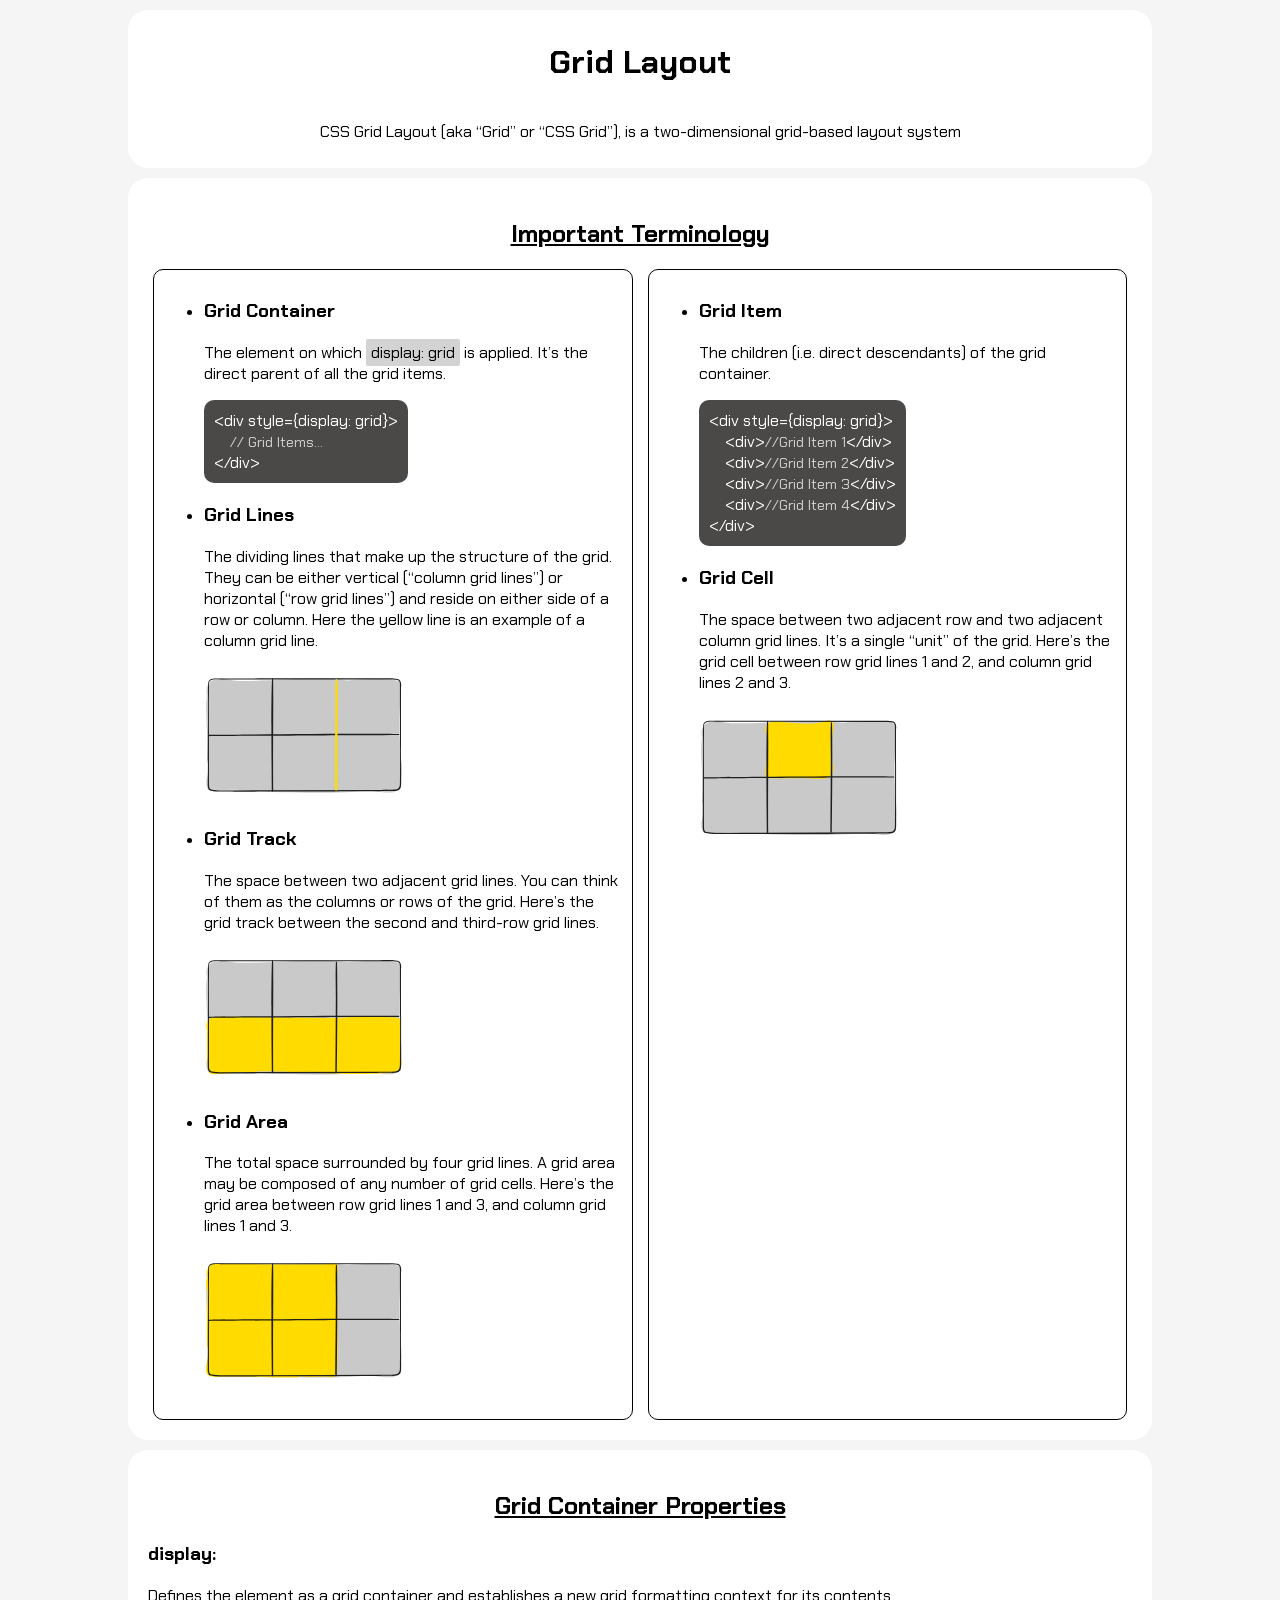
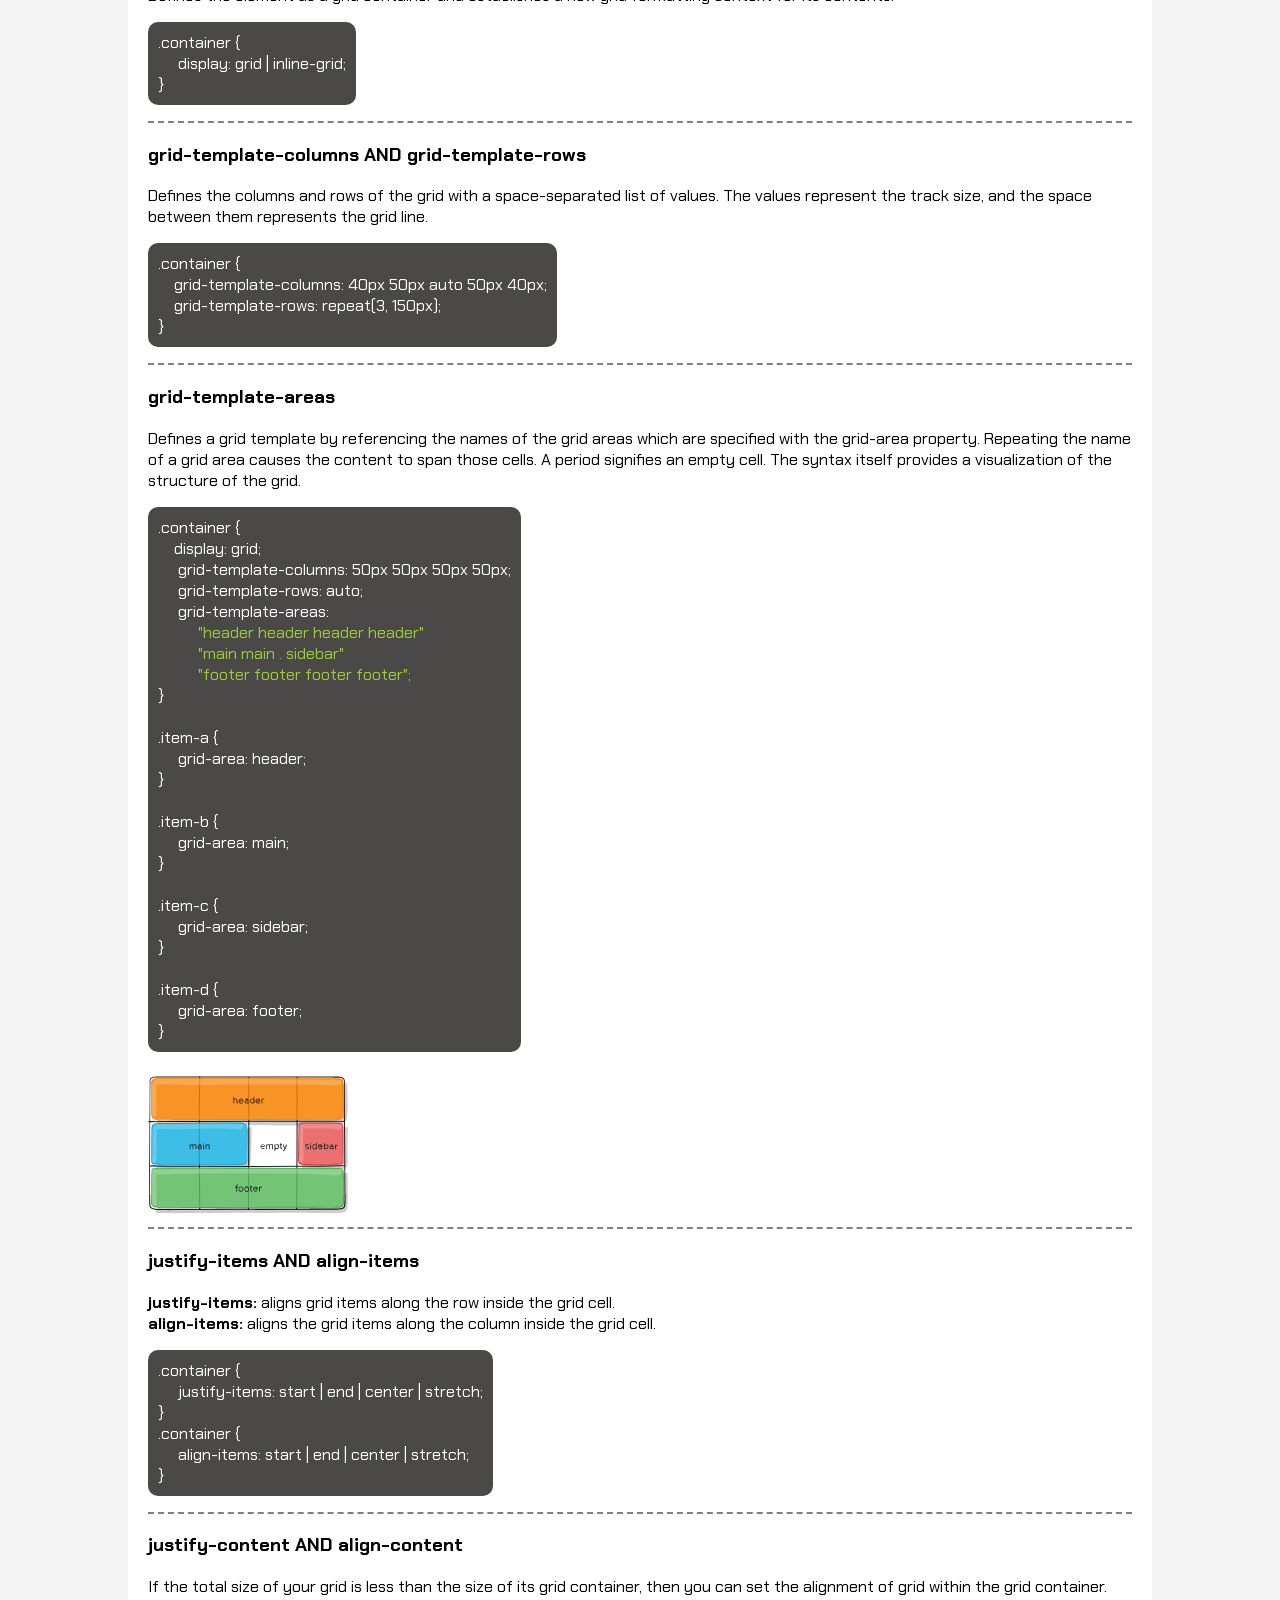
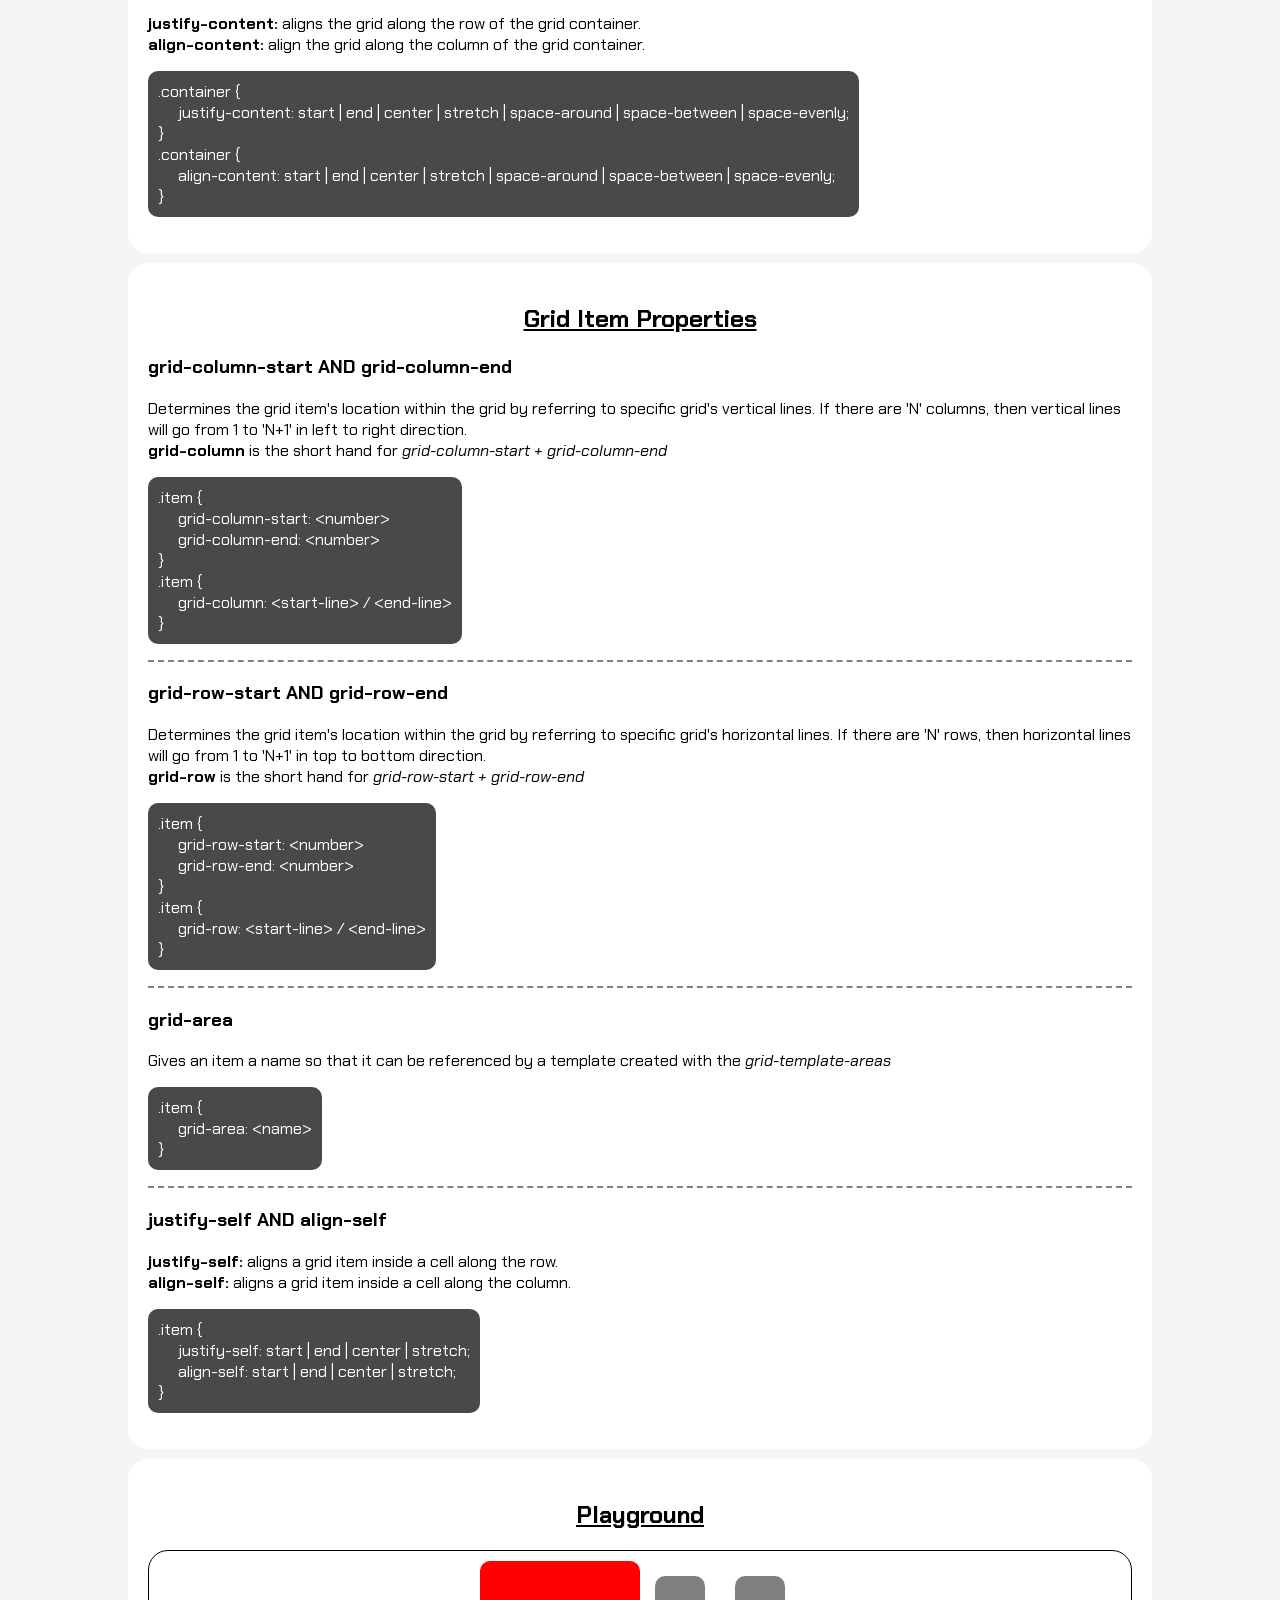
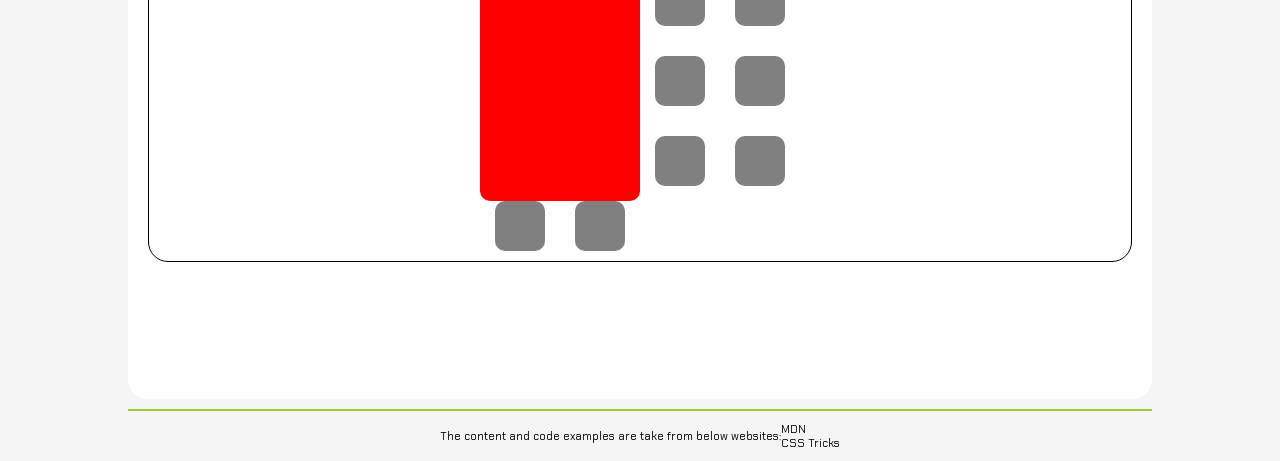
<file: GridLayout/grid_index.html>
<!DOCTYPE html>
<html lang="en">
<head>
    <meta charset="UTF-8">
    <meta name="viewport" content="width=device-width, initial-scale=1.0">
    <link rel="stylesheet" href="css/styles.css">
    <link rel="preconnect" href="https://fonts.googleapis.com">
    <link rel="preconnect" href="https://fonts.gstatic.com" crossorigin>
    <link href="https://fonts.googleapis.com/css2?family=Chakra+Petch:ital,wght@0,300;0,400;0,500;0,600;0,700;1,300;1,400;1,500;1,600;1,700&display=swap" rel="stylesheet">

    <!-- <link rel="stylesheet" href="../GridLayout_FiinalStyles.css" > -->
    <title>Grid Layout</title>
</head>
<body>
    <header>
        <h1>Grid Layout</h1>
        <p id="Intro">
            CSS Grid Layout (aka “Grid” or “CSS Grid”), is a two-dimensional grid-based layout system
        </p>
    </header>

    <section id="terminology_section">
        <h2>Important Terminology</h2>
        <div id="definitions-container">
            <div class="definitions">
                <ul>
                    <li>
                        <h3>Grid Container</h3>
                        <p>
                            The element on which <span class="highlight">display: grid</span> is applied. It’s the direct parent of all the grid items. 
                        </p>
    
                        
                        <p class="example">
                            &lt;div style={display: grid}&gt; <br>
                            &emsp;<span class="comment">// Grid Items...</span><br>
                            &lt;/div&gt; <br>
                        </p>
                        
                        
                    </li>
    
                    <li>
                        <h3>Grid Lines</h3>
                        <p>
                            The dividing lines that make up the structure of the grid. They can be either vertical (“column grid lines”) or horizontal (“row grid lines”) and reside on either side of a row or column. Here the yellow line is an example of a column grid line.
                        </p>
                        
                        <img src="images/terms-grid-line.svg" alt="image showing grid line">
                    </li>
    
                    <li>
                        <h3>Grid Track</h3>
                        <p>
                            The space between two adjacent grid lines. You can think of them as the columns or rows of the grid. Here’s the grid track between the second and third-row grid lines.
                        </p>
    
                        <img src="images/terms-grid-track.svg" alt="image showing grid track">
                    </li>
    
                    <li>
                        <h3>Grid Area</h3>
                        <p>
                            The total space surrounded by four grid lines. A grid area may be composed of any number of grid cells. Here’s the grid area between row grid lines 1 and 3, and column grid lines 1 and 3.
                        </p>
    
                        <img src="images/terms-grid-area.svg" alt="image showing grid area">
                    </li>
                </ul>
            </div>
            
            <div class="definitions">
                <ul>
                    <li>
                        <h3>Grid Item</h3>
                        <p>
                            The children (i.e. direct descendants) of the grid container.
                        </p>
    
                        <p class="example">
                            &lt;div style={display: grid}&gt; <br>
                            &emsp;&lt;div&gt;<span class="comment">//Grid Item 1</span>&lt;/div&gt;<br>
                            &emsp;&lt;div&gt;<span class="comment">//Grid Item 2</span>&lt;/div&gt;<br>
                            &emsp;&lt;div&gt;<span class="comment">//Grid Item 3</span>&lt;/div&gt;<br>
                            &emsp;&lt;div&gt;<span class="comment">//Grid Item 4</span>&lt;/div&gt;<br>
                            &lt;/div&gt; <br>
                        </p>
                    </li>
    
                    <li>
                        <h3>Grid Cell</h3>
                        <p>
                            The space between two adjacent row and two adjacent column grid lines. It’s a single “unit” of the grid. Here’s the grid cell between row grid lines 1 and 2, and column grid lines 2 and 3.
                        </p>
    
                        <img src="images/terms-grid-cell.svg" alt="image showing grid cell">
                    </li>
                </ul>
            </div>
        </div>
        
    </section>


    <section>
        <h2>Grid Container Properties</h2>

        <div class="property">
            <h3>display:</h3>
            <p>
                Defines the element as a grid container and establishes a new grid formatting context for its contents.
            </p>
            <p class="example">
                .container { <br>
                  &emsp;  display: grid | inline-grid; <br>
                  } <br>
            </p>
        </div>

        <div class="property">
            <h3>
                grid-template-columns AND grid-template-rows
            </h3>

            <p>
                Defines the columns and rows of the grid with a space-separated list of values. The values represent the track size, and the space between them represents the grid line.
            </p>

            <p class="example">
                .container { <br>
                    &emsp;grid-template-columns: 40px 50px auto 50px 40px; <br>
                    &emsp;grid-template-rows: repeat(3, 150px); <br>
                } <br>
            </p>
        </div>

        <div class="property">
            <h3>
                grid-template-areas
            </h3>

            <p>
                Defines a grid template by referencing the names of the grid areas which are specified with the grid-area property. Repeating the name of a grid area causes the content to span those cells. A period signifies an empty cell. The syntax itself provides a visualization of the structure of the grid.
            </p>

            <p class="example">
                .container { <br>
                  &emsp;display: grid;<br>
                  &emsp; grid-template-columns: 50px 50px 50px 50px; <br>
                  &emsp; grid-template-rows: auto; <br>
                  &emsp; grid-template-areas: <br>
                  &emsp; &emsp; <span class="str">"header header header header"</span> <br>
                  &emsp; &emsp; <span class="str"> "main main . sidebar"</span> <br>
                  &emsp; &emsp; <span class="str"> "footer footer footer footer";</span> <br>
                } <br>
                <br>
                .item-a { <br>
                  &emsp; grid-area: header;  <br>
                } <br>
                <br>
                .item-b {<br>
                   &emsp; grid-area: main; <br>
                } <br>
                <br>
                .item-c { <br>
                    &emsp; grid-area: sidebar; <br>
                } <br>
                <br>
                .item-d { <br>
                    &emsp; grid-area: footer; <br>
                } <br>
            </p>
            <img src="images/grid-template-areas.svg" alt="Demo image of grid template area property">
        </div>

        <div class="property">
            <h3>justify-items AND align-items</h3>
            <p>
                <b>justify-items:</b> aligns grid items along the row inside the grid cell. </br>
                <b>align-items:</b> aligns the grid items along the column inside the grid cell.
            </p>

            <p class="example">
                .container { <br>
                   &emsp; justify-items: start | end | center | stretch; <br>
                  } <br>

                .container { <br>
                  &emsp;  align-items: start | end | center | stretch; <br>
                } <br>
            </p>
        </div>

        <div class="property">
            <h3>justify-content AND align-content</h3>
            <p>
                If the total size of your grid is less than the size of its grid container, then you can set the alignment of grid within the grid container.
            </p>
            <p>
                <b>justify-content:</b> aligns the grid along the row of the grid container. </br>
                <b>align-content:</b> align the grid along the column of the grid container.
            </p>

            <p class="example">
                .container { <br>
                   &emsp; justify-content: start | end | center | stretch | space-around | space-between | space-evenly; <br>
                  } <br>

                .container { <br>
                  &emsp;  align-content: start | end | center | stretch | space-around | space-between | space-evenly; <br>
                } <br>
            </p>
        </div>
    </section>

    <section>
        <h2>Grid Item Properties</h2>

        <div class="property">
            <h3>grid-column-start AND grid-column-end</h3>
            <p>
                Determines the grid item's location within the grid by referring to specific grid's vertical lines. If there are 'N' columns, then vertical lines will go from 1 to 'N+1' in left to right direction. </br>
                <b>grid-column</b> is the short hand for <i>grid-column-start + grid-column-end</i>
            </p>

            <p class="example">
                .item { <br>
                   &emsp; grid-column-start: &lt;number&gt; <br>
                   &emsp; grid-column-end: &lt;number&gt; </br>
                  } <br>

                .item { <br>
                    &emsp; grid-column: &lt;start-line&gt; / &lt;end-line&gt; <br>
                } <br>
            </p>
        </div>

        <div class="property">
            <h3>grid-row-start AND grid-row-end</h3>
            <p>
                Determines the grid item's location within the grid by referring to specific grid's horizontal lines. If there are 'N' rows, then horizontal lines will go from 1 to 'N+1' in top to bottom direction. </br>
                <b>grid-row</b> is the short hand for <i>grid-row-start + grid-row-end</i>
            </p>

            <p class="example">
                .item { <br>
                   &emsp; grid-row-start: &lt;number&gt; <br>
                   &emsp; grid-row-end: &lt;number&gt; </br>
                  } <br>

                .item { <br>
                    &emsp; grid-row: &lt;start-line&gt; / &lt;end-line&gt; <br>
                } <br>
            </p>
        </div>

        <div class="property">
            <h3>grid-area</h3>
            <p>
                Gives an item a name so that it can be referenced by a template created with the <i>grid-template-areas</i>
            </p>

            <p class="example">
                .item { <br>
                    &emsp; grid-area: &lt;name&gt; <br>
                } <br>
            </p>
        </div>

        <div class="property">
            <h3>justify-self AND align-self</h3>
            <p>
                <b>justify-self:</b> aligns a grid item inside a cell along the row. <br>
                <b>align-self:</b> aligns a grid item inside a cell along the column. <br>
            </p>

            <p class="example">
                .item { <br>
                    &emsp; justify-self: start | end | center | stretch; <br>
                    &emsp; align-self: start | end | center | stretch; <br>
                } <br>
            </p>
        </div>
    </section>

    <section id="playground">
        <h2>Playground</h2>
        <div id="container">
            <div class="item" id="one"></div>
            <div class="item" id="two"></div>
            <div class="item" id="three"></div>
            <div class="item" id="four"></div>
            <div class="item" id="five"></div>
            <div class="item" id="six"></div>
            <div class="item" id=seven"></div>
            <div class="item" id="eight"></div>
            <div class="item" id="nine"></div>
        </div>
    </section>

    <footer>
        <p>
            The content and code examples are take from below websites:
        </p>
        <ul>
            <li>
                <a href="https://developer.mozilla.org/en-US/docs/Web/CSS/CSS_grid_layout">MDN</a>
            </li>
            <li>
                <a href="https://css-tricks.com/snippets/css/complete-guide-grid/">CSS Tricks</a>
            </li>
        </ul>
    </footer>
</body>
</html>
</file>
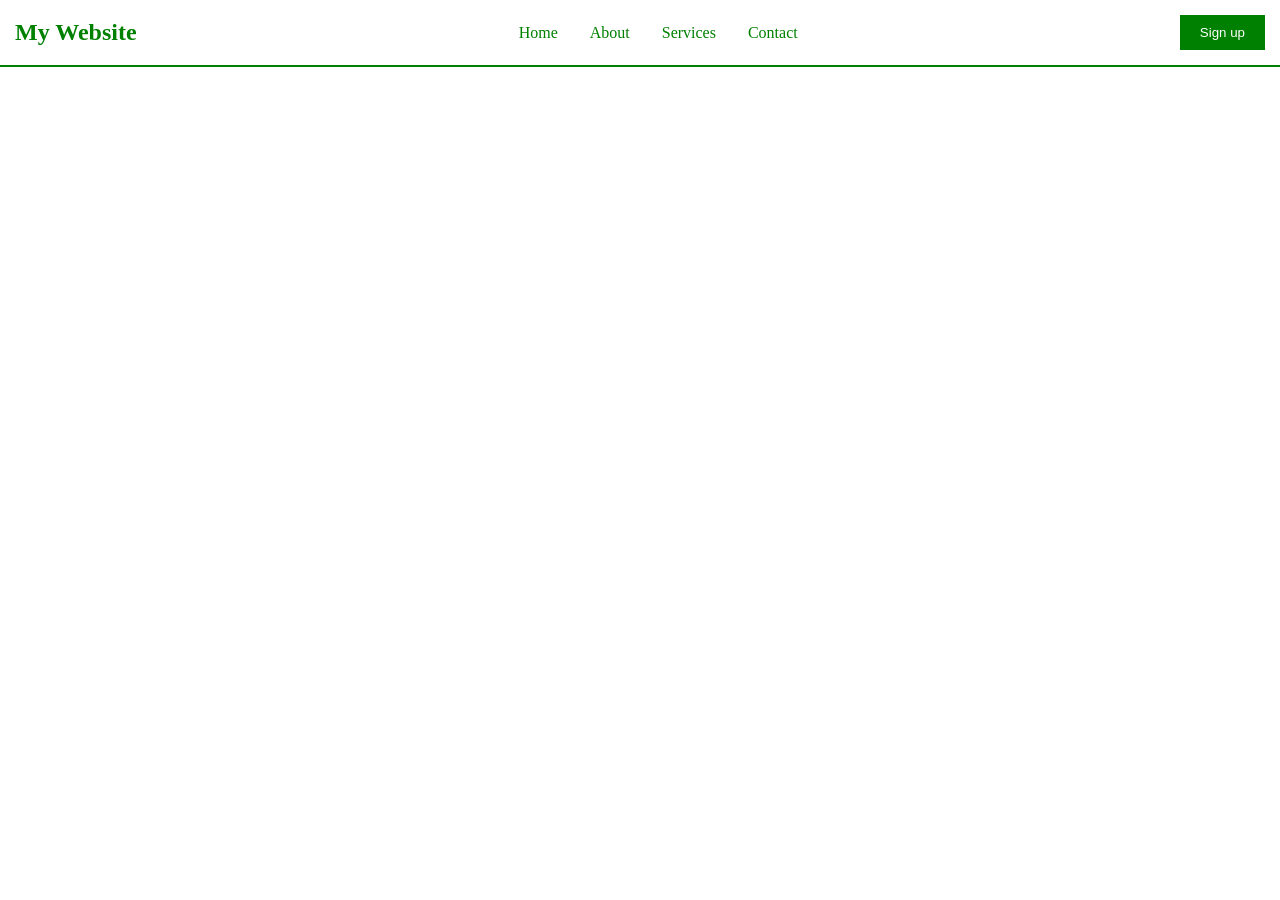
<file: flex box/TakeItFurther/navbar_index.html>
<!DOCTYPE html>
<html lang="en">
<head>
    <meta charset="UTF-8">
    <meta name="viewport" content="width=device-width, initial-scale=1.0">
        <link rel="stylesheet" href="navbar_index.css">
    <title>Document</title>
</head>
<body>
    <header>
        <div>
            <p>My Website</p>
            </div>
        <div>
            <nav>
                <ul>
                    <li>Home</li>
                    <li>About</li>
                    <li>Services</li>
                    <li>Contact</li>
                </ul>
            </nav>
        </div>
        <div>
            <button>Sign up</button>
        </div>
    </header>
</body>
</html>
</file>
<file: css/styles.css>
:root {
    --bg: #FFF;
    --dark-txt: #2C3947;
    --dark-bg: #3B7597;
    --light-txt: #F5F5F5;
    --border: #202940;
    --symbol-bg: #c1c9f8;
    --symbol-border: #6368ffce;
    --symbol: #FFFBF1;
    --code-font: "Source Code Pro", monospace;
    --art-border: #c2c0c0;
}

 *, *::before, *::after { 
    box-sizing: border-box; 
    margin: 0; 
    padding: 0; 
}


body {
    background-color: var(--bg);
    color: var(--dark-txt);
    font-family: system-ui, -apple-system, BlinkMacSystemFont, 'Segoe UI', Roboto, Oxygen, Ubuntu, Cantarell, 'Open Sans', 'Helvetica Neue', sans-serif;
    font-weight: 600;
    font-size: 1.2rem;
}


header {
    padding: 3rem;
    background-color: var(--dark-bg);
    color: var(--light-txt)
}

.badge {
    background-color: #202940;
    color: var(--light-txt);
    padding: 5px;
    border-radius: 10px;
}

main {
    max-width: 960px;
    margin: 0 auto; 
}

section {
    padding: 20px;
    margin: 30px 10px;
}

ul > p {
    font-size: 1.5rem;
    color: #a33636
}

li > a {
    text-decoration: none;
    color: var(--dark-txt);
}

li > a:hover {
    font-size: 1.3rem;
}
</file>
<file: Combinator_BoxSizing/css/cbs_styles.css>
:root {
    --bg: #FFF;
    --dark-txt: #2C3947;
    --dark-bg: #3B7597;
    --light-txt: #F5F5F5;
    --border: #202940;
    --symbol-bg: #c1c9f8;
    --symbol-border: #6368ffce;
    --symbol: #FFFBF1;
    --code-font: "Source Code Pro", monospace;
    --art-border: #c2c0c0;
}

/* Reset default styling */

 *, *::before, *::after { 
    box-sizing: border-box; 
    margin: 0; 
    padding: 0; 
}

body {
    background-color: var(--bg);
    color: var(--dark-txt);
    font-family: system-ui, -apple-system, BlinkMacSystemFont, 'Segoe UI', Roboto, Oxygen, Ubuntu, Cantarell, 'Open Sans', 'Helvetica Neue', sans-serif;
    font-weight: 600;
    font-size: 1.2rem;
}

header {
    padding: 3rem;
    background-color: var(--dark-bg);
    color: var(--light-txt)
}

.badge {
    background-color: #202940;
    color: var(--light-txt);
    padding: 5px;
    border-radius: 10px;
}

p#home-btn {
    background-color: #202940;
    color: var(--light-txt);
    padding: 5px;
    border-radius: 10px;
    position: absolute;
    width: fit-content;
    top: 40px;
    right: 50px;
}

p#home-btn a {
    color: var(--light-txt);
    text-decoration: none;
}


main {
    max-width: 960px;
    margin: 0 auto; 
}

section {
    padding: 20px;
    margin: 30px 10px;
    /* border: 1px solid var(--border);
    border-radius: 20px; */
}

.define {
    border-left: 0.2rem solid orangered;
    padding-left: 10px;
    margin-top: 10px
}

.symbol {
    background-color: var(--symbol-bg);
    border: 1px solid var(--symbol-border);
    padding: 0 5px;
    border-radius: 2px;
    color: var(--symbol)
}

.symbol-name {
    font-size: 0.8rem;
    color: grey;
    font-family: var(--code-font);
}

article {
    /* padding: 10px 15px; */
    border: 1px solid var(--art-border);
    margin-top: 30px;
    border-radius: 20px;
    font-size: 0.9rem;
}

pre {
    margin-top: 5px
}

.article-title {
    background-color: #f7f6f6;
    padding: 20px;
    border-top-left-radius: 20px;
    border-top-right-radius: 20px;
}

.example {
    margin: 20px;
    border: 1px solid var(--art-border); 
    border-radius: 20px;
}

.example-title {
    border-bottom: 1px solid var(--art-border);
    padding: 10px
}

.example-code {
    padding: 10px
}

.selector {
    color: #2F2FE4
}

.prop {
    color: teal
}

.val {
    color: rgb(211, 139, 5)
}

.element {
    color: red
}

.cl {
    color: rgb(211, 139, 5)
}

.cl-val {
    color: rgb(4, 156, 74)
}

.cmt {
    color: rgb(149, 148, 148);
    font-style: italic;
    font-weight: 400;
}

.code {
    background-color: #b5b6b6;
    color: #fff;
    padding: 2px 3px;
    border-radius: 5px;
    font-family: var(--code-font);
    font-weight: 300;
    font-size: 0.9em;
}

footer {
    background-color: var(--dark-bg);
    color: var(--light-txt);
    font-size: 0.8rem;
    display: flex;
    justify-content: center;
    align-items: center;
    flex-direction: column;
    padding: 10px 0;
}
</file>
<file: flex box/css/fb_styles.css>
body{
    font-family: "Playwrite DE Grund", cursive;
    background-color: #B7B7B7;
    color: var(--txt-color);
    padding: 10px 50px;
    }
h3, b {
    color: #068FFF;
    text-decoration: underline;
}
footer {
    border-top: 2px solid #ECDFCC;
    color: var(--txt-color);
    font-size: 0.7rem;
    text-align: center;
}
footer ul {
    list-style: none;
}
section {
    background-color: var(--light-txt);
    padding: 10px;
    margin: 10px 0;
    border-radius: var(--border-radius);
}
#definition {       
    color: #DC5F00;
    font-size: 1.1rem;
}
.basicTerms {
    display: inline-block;
    height: 200px;
    padding: 10px;
    border: 1px solid #FECDA6;
    border-radius: var(--border-radius);
    background-color: #FECDA6;
}
.basicTerms:hover {
    height: 300px;
}
.caption {
    font-size: 0.6rem;
    text-decoration: underline;
    text-align: center;
}
.code-example {
    width: fit-content;
    padding: 15px;
    background-color: #424242;
    color: #ECDFCC;
    border-radius: 10px;
}
.comment {
    color: gray;
}
#playground {
    background-color: #AFC8AD;
    border-radius: var(--border-radius);
    width: 100%;
    min-height: 300px;
}
#flex-container {
    border: 2px solid #F5F5F7;
    border-radius: 5px;
}
.flex-item {
    width: 50px;
    height: 50px;
    border-radius: 5px;
    background-color: #F5F5F7;
    margin: 5px;
}
:root {
    --txt-color: #424242;
    --border-color: #ECDFCC;
    --border-radius: 10px;
    --light-txt: #F5F5F5;
}

p#home-btn {
    background-color: #202940;
    color: var(--light-txt);
    padding: 5px;
    border-radius: 10px;
    position: absolute;
    width: fit-content;
    top: 40px;
    right: 50px;
}

p#home-btn a {
    color: var(--light-txt);
    text-decoration: none;
}

.lead {
    font-size: 1.2rem;
    font-weight: 600;
}

.flexitem {
    width: 100px;
    height: 100px;
    background-color: orange;
    border: 1px solid black;
    border-radius: 10px;
    margin: 10px;
}

#flex-container {
    min-height: 300px;
    border: 2px solid whitesmoke;
    border-radius: 10px;
}

img#exercise-result {
    width: 100%;
    height: 300px;
}
#flex-container {
    display: flex;
   
    justify-content: space-between;
    align-items: center;
   
}
.grow {
    flex-grow: 2;
}
.grow-3 {
    flex-grow: 3;
}
.basis-2 {
    flex-basis: 4rem;
    background-color: rgb(236, 138, 11);
}
.shrink-3{
    flex-shrink: 3;
    background-color: rosybrown;
}
.align-self-end {
    align-self: flex-end;
    background-color: saddlebrown;

}
/*Excercise */
.flexcontainer {
    display: flex;
    justify-content: space-between;
    align-items: center;
    border: 2px solid #2cef8e;
    border-radius: 5px;
    min-height: 300px;
}
.flexitem {
    display: flex;
    justify-content: center;
    align-items: center;
    
}
#two, #four {
flex-grow: 2;
}
#three {
    align-self: flex-end;
}
#one {
    order: 1;
}

/* TODO: Complete the Styling */

/*
For the enitre webpage, set 
    font-family "Playwrite DE Grund",cursive
    background color: '#B7B7B7'
    text color to #424242
    vertical padding of 10px
    horizontal padding of 50px
*/

/*
Target h3 and b tags to set font color to #068FFF and add text-decoration of underline
*/

/*
Add a top border of 2px width to the footer. Use #ECDFCC as color of border
Set the font color of all the text in footer to #424242, font size of 0.7rem and align all the text to the center of the screen.
For unordered list inside footer, set list-style to none.
*/

/*
Target section tag to add a background color of #F5F5F5, padding of 10px, vertical margin of 10px and a border radius of 10px
*/

/*
Target definition id and set font color to #DC5F00, font size of 1.1rem.
*/

/*
Target basicTerms class to set display to inline-block, height of 200px, padding of 10px, border of 1px, border color to #FECDA6, border radius of 10px, background color to #FECDA6
*/

/*
Change the height of basicTerm class to 300px when user hover over it.
*/

/*
Target caption class to set font size to 0.6rem, add underline to the text and align text to the center.
*/

/*
Target code-example class to set width to fit-content, padding of 15px, background color to #424242, text color to #ECDFCC and 10px border radius
*/

/*
Target comment class to set font color to gray
*/

/*
Target playground id to set background color to #AFC8AD border radius to 10px width of 100% and min-height to 300px
*/

/*
Target flex-container id to set a border of 2px and border color to #F5F5F7, border radius to 5px 
*/

/*
target flex-item class to set width and height to 50px, border radius of 5px, background color of #F5F5F7 and a margin of 5px 
*/
</file>
<file: GridLayout/css/styles.css>
body {
    width: 80vw;
    margin: 0 auto;
    background-color: whitesmoke;
    font-family: 'Chakra Petch', sans-serif;
}
header {
    display: flex;
    justify-content: center;
    background-color: white;
    border-radius: 20px;
    margin: 10px 0;
    padding: 10px;
    flex-direction: column;
    align-items: center;
}


footer {
    display: flex;
    justify-content: center;
    align-items: center;
    font-size: 0.7rem;
    border-top: 2px solid yellowgreen;
}
footer > ul {
    list-style: none;
    padding: 0;
}
footer a {
    text-decoration: none;
    color: black;
}
section {
    background-color: white;
    margin: 10px 0;
    border-radius: 20px;
    padding: 20px;
}
.highlight {
    background-color: lightgrey;
    padding: 3px 5px;
    border-radius: 2px;
}
.example {
    background-color: #4A4947;
    color: white;
    padding: 10px;
    border-radius: 10px;
    width: fit-content;
}
.comment {
    color: lightgrey;
    font-size: 0.9rem;
}
.str {
    color: yellowgreen;
}
img {
    width: 200px;
}
#playground {
    min-height: 500px;
}
.item {
    width: 50px;
    height: 50px;
    border-radius: 10px;
    background-color: gray;
}
#container {
    padding: 10px;
    border: 1px solid black;
    border-radius: 20px;
}
#definitions-container {
    display: flex;
    gap: 5px;
}
.definitions {
    border: 1px solid black;
    border-radius: 10px;
    padding: 10px;
    margin: 0 5px;
    flex-basis:  50%;
}
.property {
    border-bottom: 2px dashed gray;
}
.property:last-child {
    border-bottom: none;
}
h2 {
    text-align: center;
    text-decoration: underline;
} 
/*Demo*/

#container {
    display: grid;
    grid-template-columns: 80px 80px 80px 80px;
    grid-template-rows: 5rem 5rem 5rem;
    justify-items: center;
    align-items: center;
    justify-content: center;
 }
#five {
  background-color: red;
  width: 100%;
  height: 100%;
  /* grid-column-start: 1;
  grid-column-end: span 2; */
  grid-column: 1 / span 2;
  
  grid-row-start: 1;
  grid-row-end: span 3;
 }
/* 
Set the width of webpage to 80% of viewport and align the content to the center of screen. 
Set the background color to "whitesmoke", font-family to "Chakra Petch" and "sans-serif" as backup font-family. 
*/


/* 
Convert the header element into a flex container. Using flexbox properties move heading and text to the center of screen (horizontal-center).
Set the background color to white, border-radius to 20px, vertical margin of 10px and padding of 10px in all direction. 
*/


/* 
Convert the footer element into a flex container. Using flexbox properties, move everything to the center of screen (horizontal-center).
Set font-size to 0.7rem and add a top border of 2px with "yellogreen" color.
*/


/* 
Using Child-Combinator (>), target ul element inside footer and set list-style to none and a padding of 0.
*/


/* 
 Using Descendant-Combinator, target anchor element inside footer to remove all text-decoration and set font color to black.
*/


/*
Target section element, set background color to white, vertical margin of 10px, border radius of 20px and padding of 20px in all direction.
*/


/*
Target "highlight" class, set background color to "lightgrey", vertical padding of 3px and horizontal padding of 5px, border radius of 2px.
*/


/*
Target elements with class="example", set background color to "#4A4947", font color to "white", padding of 10px in all direction, 
border radius of 10px and set width should be equal to the width of content.
*/


/*
Target elements with class="comment", set font color to "lightgrey" and font size to 0.9rem.
*/


/*
Target elements with class="str", set font color to "yellowgreen"
*/


/*
Target img element to set width to 200px.
*/


/*
Target elements with id="playground" and set min height to 500px.
*/


/* 
Target elements with class="item", add width and height of 50px, border-radius of 10px and a background color of gray.
*/


/*
Target element with id="container", add a 10px padding, border of 1px solid black, and border-radius of 20px.
*/


/*
Convert div with id="definitions-container" into a flexbox container and add a gap of 5px.
*/


/*
Target elements with class="definitions", add black border of 1px width, border radius of 10px, padding of 10px horizontal-margin of 5px.
*/


/*
Check the "Important Terminology" part of your webpage (see in live server).
There are 2 boxes, they both have class="definitions".
Notice that their width is not same.
Can you fix this behaviour using flexbox properties so that they get equal width on screen?
Hint: They are inside a flexbox container (id="definitions-container"), this makes them a flex-item.
*/

/*
Target elements with class="property" and set the bottom border to 2px dashed gray
 */


/*
Remove the bottom border from element with class="property" if it is the last element of its type among the group of siblings.
 */


/*
Target h2 elements, make the text the align of the center (horizontal center) of the screen and add underline to the text. 
 */
</file>
<file: flex box/TakeItFurther/navbar_index.css>
/* CSS RESET */
*, *::before,
 *::after {
  box-sizing: border-box;
  margin: 0;
  padding: 0;
}
header {
  display: flex;
  justify-content: space-between;
    align-items: center;
    background-color: white;
  border-bottom-color: green;
    border-bottom-width: 2px;
    border-bottom-style: solid;
    padding: 15px;
}
ul {
  display: flex;
  gap: 2rem;
  list-style: none;
  color: green;
}
p {
    color: green;
    font-weight: bold;
    font-size: 1.5rem;
}
button {
  /* background-color: transparent; */  
  background-color: green;
    color: white;
    border: none;
    padding: 10px 20px;
    cursor: pointer;
}
</file>
